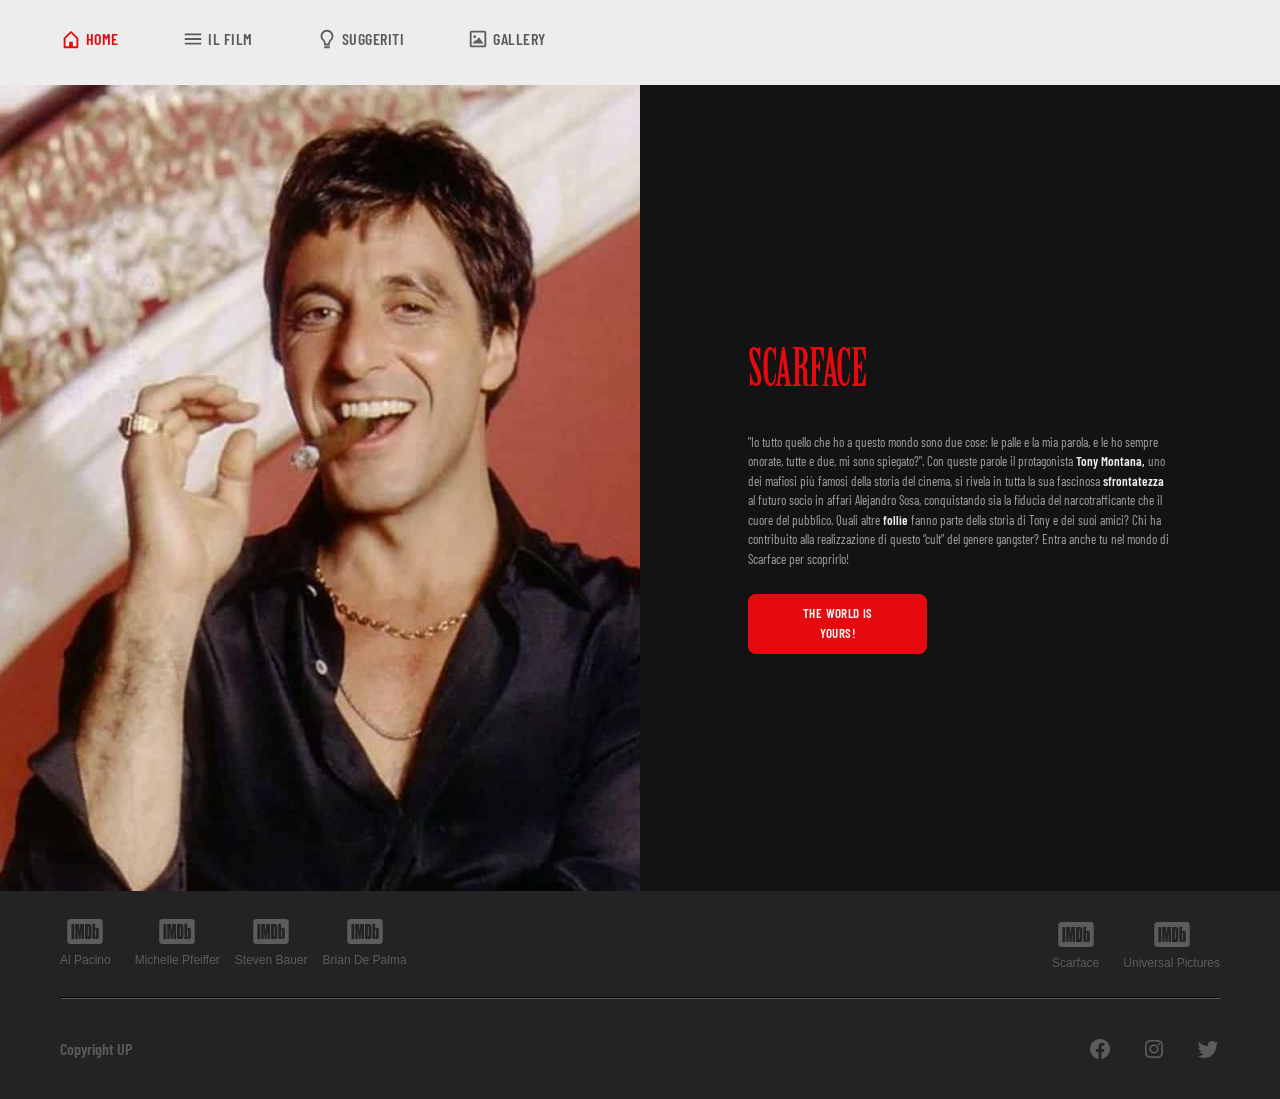
<file: sito-web/Index.html>
<!DOCTYPE html>
<html lang="en">
<head>
    <meta charset="UTF-8">
    <title>Home</title>
    <link href="style.css" rel="stylesheet">
    <link rel="preconnect" href="https://fonts.gstatic.com">
    <link href="https://fonts.googleapis.com/css2?family=Barlow+Condensed:ital,wght@0,300;0,400;0,600;1,500;1,600&display=swap" rel="stylesheet">
</head>

<body>

<nav>
    <ul>
        <li><a href="Index.html"><img src="img/icons/on/home.svg" alt="Small home on"><span class="hover">Home</span></a></li>
        <li><a href="il-film.html"><img src="img/icons/off/hamburger.svg" alt="Small hamburger off">Il Film</a>
            <ul>
                <li><a href="cast.html"><img src="img/icons/off/cast.svg" alt="Small cast off">Cast</a></li>
                <li><a href="regia.html"><img src="img/icons/off/regia.svg" alt="Small direction off">Regia</a></li>
                <li><a href="critica.html"><img src="img/icons/off/critica.svg" alt="Small criticism off">Critica</a></li>
            </ul>
        </li>
        <li><a href="suggeriti.html"><img src="img/icons/off/idea.svg" alt="Small idea off">Suggeriti</a></li>
        <li><a href="gallery.html"><img src="img/icons/off/gallery.svg" alt="Small gallery off">Gallery</a></li>
    </ul>
</nav>

<div id="content">
    <ul class="flex">
        <li class="fifty"><img class="home" src="img/main_the_world_is_yours.jpg" alt="Tony nella sua reggia"></li>
        <li class="fifty flex" id="sopra-home">
            <ul class="text-margins">
                <li class="text"><h1 style="margin-bottom: 35px">SCARFACE</h1></li>
                <li class="text">"Io tutto quello che ho a questo mondo sono due cose: le palle e la mia parola, e le ho sempre onorate, tutte e due, mi sono spiegato?".
                    Con queste parole il protagonista <span class="strong">Tony Montana,</span> uno dei mafiosi più famosi della storia del cinema, si rivela in tutta la sua fascinosa <span class="strong">sfrontatezza</span> al futuro socio in affari Alejandro Sosa, conquistando sia la fiducia del narcotrafficante che il cuore del pubblico.
                    Quali altre <span class="strong">follie</span> fanno parte della storia di Tony e dei suoi amici? Chi ha contribuito alla realizzazione di questo “cult” del genere gangster?
                    Entra anche tu nel mondo di Scarface per scoprirlo!</li>
                <li class="the-world-is-yours"><a href="il-film.html"><span class="cta-primary">THE WORLD IS YOURS!</span></a></li>
            </ul>
        </li>
    </ul>
</div>

<footer>
    <div id="top-left-footer">
        <ul>
            <li><a href="https://www.imdb.com/name/nm0000199/?ref_=tt_ov_st_sm" target="_blank"><img src="img/icons/off/imdb_footer.svg" alt="Mid imdb footer">Al Pacino</a></li>
            <li><a href="https://www.imdb.com/name/nm0000201/?ref_=tt_ov_st_sm" target="_blank"><img src="img/icons/off/imdb_footer.svg" alt="Mid imdb footer">Michelle Pfeiffer</a></li>
            <li><a href="https://www.imdb.com/name/nm0000874/?ref_=tt_ov_st_sm" target="_blank"><img src="img/icons/off/imdb_footer.svg" alt="Mid imdb footer">Steven Bauer</a></li>
            <li><a href="https://www.imdb.com/name/nm0000361/" target="_blank"><img src="img/icons/off/imdb_footer.svg" alt="Mid imdb footer">Brian De Palma</a></li>
        </ul>
    </div>
    <div id="top-right-footer">
        <ul>
            <li><a href="https://www.imdb.com/title/tt0086250/" target="_blank"><img src="img/icons/off/imdb_footer.svg" alt="Mid imdb footer">Scarface</a></li>
            <li><a href="https://www.imdb.com/search/title/?companies=co0005073" target="_blank"><img src="img/icons/off/imdb_footer.svg" alt="Mid imdb footer">Universal Pictures</a></li>
        </ul>
    </div>
    <hr>
    <ul>
        <li><span class="copyright">Copyright UP</span></li>
    </ul>
    <div id="bottom-right-footer">
        <ul>
            <li><a href="https://www.facebook.com/ScarfaceTheMovie" target="_blank"><img src="img/icons/off/facebook.svg" alt="Small facebook footer"></a></li>
            <li><a href="https://www.instagram.com/scarfacequotez/" target="_blank"><img src="img/icons/off/instagram.svg" alt="Small instagram footer"></a></li>
            <li><a href="https://twitter.com/UniversalPics" target="_blank"><img src="img/icons/off/twitter.svg" alt="Small twitter footer"></a></li>
        </ul>
    </div>
</footer>

</body>
</html>
</file>
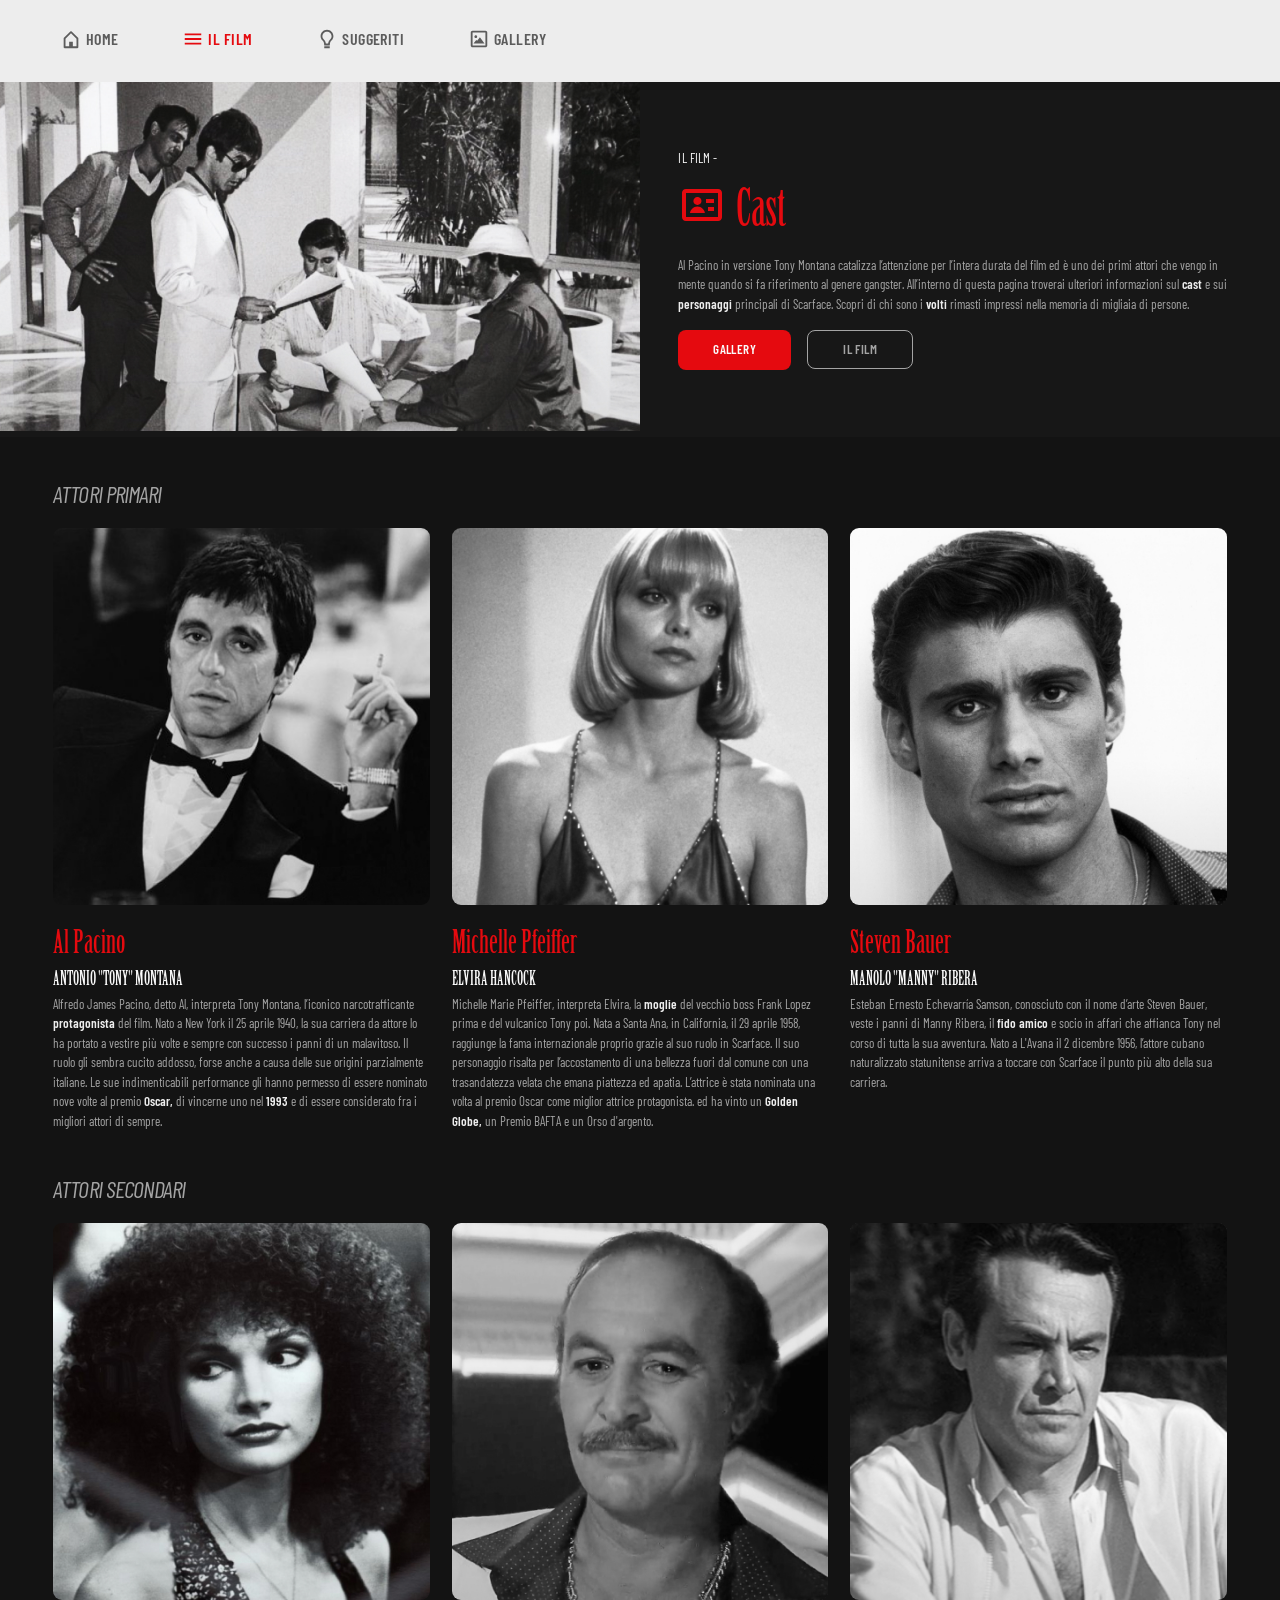
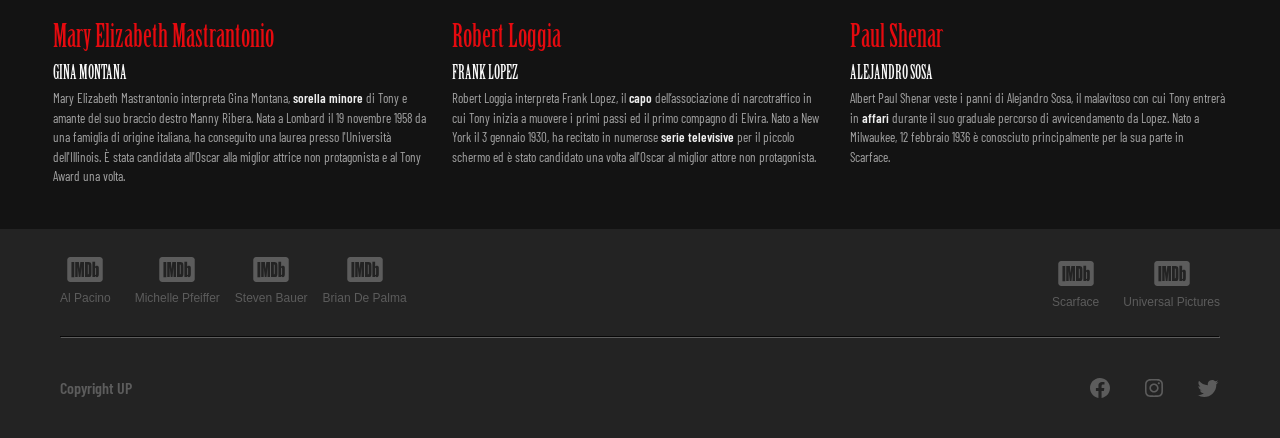
<file: sito-web/cast.html>
<!DOCTYPE html>
<html lang="en">
<head>
    <meta charset="UTF-8">
    <title>Cast</title>
    <link href="style.css" rel="stylesheet">
    <link rel="preconnect" href="https://fonts.gstatic.com">
    <link href="https://fonts.googleapis.com/css2?family=Barlow+Condensed:ital,wght@0,300;0,400;0,600;1,500;1,600&display=swap" rel="stylesheet">
</head>

<body>

<nav>
    <ul class="button">
        <li><a href="Index.html"><img src="img/icons/off/home.svg" alt="Small home off">Home</a></li>
        <li><a href="il-film.html"><img src="img/icons/on/hamburger.svg" alt="Small hamburger on"><span class="hover">Il Film</span></a>
            <ul>
                <li><a href="cast.html"><img src="img/icons/on/cast.svg" alt="Small cast on"><span class="hover">Cast</span></a></li>
                <li><a href="regia.html"><img src="img/icons/off/regia.svg" alt="Small direction off">Regia</a></li>
                <li><a href="critica.html"><img src="img/icons/off/critica.svg" alt="Small criticism off">Critica</a></li>
            </ul>
        </li>
        <li><a href="suggeriti.html"><img src="img/icons/off/idea.svg" alt="Small idea off">Suggeriti</a></li>
        <li><a href="gallery.html"><img src="img/icons/off/gallery.svg" alt="Small gallery off">Gallery</a></li>
    </ul>
</nav>

<div id="content">
    <!--Top section-->
    <div id="top">
        <ul class="flex">
            <li class="fifty"><img class="top-img-resp" src="img/cast_cut.jpg" alt="Ripassando il copione"></li>
            <li class="fifty flex" id="sopra">
                <ul class="text-margins">
                    <li>
                        <ul>
                            <li class="pre-title">il film -</li>
                            <li class="flex"><img class="h1-icon" src="img/icons/on/cast_h1.svg" alt="h1 Cast on"><h1>Cast</h1></li>
                            <li class="text">Al Pacino in versione Tony Montana catalizza l’attenzione per l’intera durata del film ed è uno dei primi attori che vengo in mente quando si fa riferimento al genere gangster.
                                All’interno di questa pagina troverai ulteriori informazioni sul <span class="strong">cast</span> e sui <span class="strong">personaggi</span> principali di Scarface.
                                Scopri di chi sono i <span class="strong">volti</span> rimasti impressi nella memoria di migliaia di persone.</li>
                        </ul>
                        <ul class="flex">
                            <li><a href="gallery.html"><span class="cta-primary">GALLERY</span></a></li>
                            <li><a href="il-film.html"><span class="cta-secondary">IL FILM</span></a></li>
                        </ul>
                    </li>
                </ul>
            </li>
        </ul>
    </div>
    <!--Attori principali-->
    <div id="actors" class="standard-box-1">
        <div id="primary-actors" class="flex center">
            <ul class="card">
                <li class="subtitle">ATTORI PRIMARI</li>
                <li><img class="small-img-resp" src="img/cast_pacino.jpg" alt="Pacino bw"></li>
                <li><h2>Al Pacino</h2></li>
                <li><h3>ANTONIO "TONY" MONTANA</h3></li>
                <li class="text">Alfredo James Pacino, detto Al, interpreta Tony Montana, l’iconico narcotrafficante <span class="strong">protagonista</span> del film.
                    Nato a New York il 25 aprile 1940, la sua carriera da attore lo ha portato a vestire più volte e sempre con successo i panni di un malavitoso.
                    Il ruolo gli sembra cucito addosso, forse anche a causa delle sue origini parzialmente italiane.
                    Le sue indimenticabili performance gli hanno permesso di essere nominato nove volte al premio <span class="strong">Oscar,</span> di vincerne uno nel <span class="strong">1993</span> e di essere considerato
                    fra i migliori attori di sempre.</li>
            </ul>
            <ul class="card-1 margin-top-subtitle">
                <li><img class="small-img-resp" src="img/cast_pfeiffer.jpg" alt="Pfeiffer bw"></li>
                <li><h2>Michelle Pfeiffer</h2></li>
                <li><h3>ELVIRA HANCOCK</h3></li>
                <li class="text">Michelle Marie Pfeiffer, interpreta Elvira, la <span class="strong">moglie</span> del vecchio boss Frank Lopez prima e del vulcanico Tony poi.
                    Nata a Santa Ana, in California, il 29 aprile 1958, raggiunge la fama internazionale proprio grazie al suo ruolo in Scarface.
                    Il suo personaggio risalta per l’accostamento di una bellezza fuori dal comune con una trasandatezza velata che emana piattezza ed apatia.
                    L’attrice è stata nominata una volta al premio Oscar come miglior attrice protagonista. ed ha vinto un <span class="strong">Golden Globe,</span> un Premio BAFTA e un Orso d'argento.</li>
            </ul>
            <ul class="card margin-top-subtitle">
                <li><img class="small-img-resp" src="img/cast_bauer.jpg" alt="Bauer bw"></li>
                <li><h2>Steven Bauer</h2></li>
                <li><h3>MANOLO "MANNY" RIBERA</h3></li>
                <li class="text">Esteban Ernesto Echevarría Samson, conosciuto con il nome d’arte Steven Bauer, veste i panni di Manny Ribera, il <span class="strong">fido amico</span> e socio in affari
                    che affianca Tony nel corso di tutta la sua avventura.
                    Nato a L'Avana il 2 dicembre 1956, l’attore cubano naturalizzato statunitense arriva a toccare con Scarface il punto più alto della sua carriera.</li>
            </ul>
        </div>
        <!--Attori secondari-->
        <div id="secondary-actors" class="flex center">
            <ul class="card">
                <li class="subtitle">ATTORI SECONDARI</li>
                <li><img class="small-img-resp" src="img/cast_mastrantonio.jpg" alt="Mastrantonio bw"></li>
                <li><h2>Mary Elizabeth Mastrantonio</h2></li>
                <li><h3>GINA MONTANA</h3></li>
                <li class="text">Mary Elizabeth Mastrantonio interpreta Gina Montana, <span class="strong">sorella minore</span> di Tony e  amante del suo braccio destro Manny Ribera.
                    Nata a Lombard il 19 novembre 1958 da una famiglia di origine italiana, ha conseguito una laurea presso l'Università dell'Illinois.
                    È stata candidata all'Oscar alla miglior attrice non protagonista e al Tony Award una volta.</li>
            </ul>
            <ul class="card-1 margin-top-subtitle">
                <li><img class="small-img-resp" src="img/cast_loggia.jpg" alt="Loggia bw"></li>
                <li><h2>Robert Loggia</h2></li>
                <li><h3>FRANK  LOPEZ</h3></li>
                <li class="text">Robert Loggia interpreta Frank Lopez, il <span class="strong">capo</span> dell’associazione di narcotraffico in cui Tony inizia a muovere i primi passi ed il primo compagno di Elvira.
                    Nato a New York il 3 gennaio 1930, ha recitato in numerose <span class="strong">serie televisive</span> per il piccolo schermo ed è stato candidato una volta all'Oscar al miglior attore non protagonista.</li>
            </ul>
            <ul class="card margin-top-subtitle">
                <li><img class="small-img-resp" src="img/cast_shenar.jpg" alt="Shenar bw"></li>
                <li><h2>Paul Shenar</h2></li>
                <li><h3>ALEJANDRO  SOSA</h3></li>
                <li class="text">Albert Paul Shenar veste i panni di Alejandro Sosa, il malavitoso con cui Tony entrerà in <span class="strong">affari</span> durante il suo graduale percorso di avvicendamento da Lopez.
                    Nato a Milwaukee, 12 febbraio 1936 è conosciuto principalmente per la sua parte in Scarface.</li>
            </ul>
        </div>
    </div>
</div>

<footer>
    <div id="top-left-footer">
        <ul>
            <li><a href="https://www.imdb.com/name/nm0000199/?ref_=tt_ov_st_sm" target="_blank"><img src="img/icons/off/imdb_footer.svg" alt="Mid imdb footer">Al Pacino</a></li>
            <li><a href="https://www.imdb.com/name/nm0000201/?ref_=tt_ov_st_sm" target="_blank"><img src="img/icons/off/imdb_footer.svg" alt="Mid imdb footer">Michelle Pfeiffer</a></li>
            <li><a href="https://www.imdb.com/name/nm0000874/?ref_=tt_ov_st_sm" target="_blank"><img src="img/icons/off/imdb_footer.svg" alt="Mid imdb footer">Steven Bauer</a></li>
            <li><a href="https://www.imdb.com/name/nm0000361/" target="_blank"><img src="img/icons/off/imdb_footer.svg" alt="Mid imdb footer">Brian De Palma</a></li>
        </ul>
    </div>
    <div id="top-right-footer">
        <ul>
            <li><a href="https://www.imdb.com/title/tt0086250/" target="_blank"><img src="img/icons/off/imdb_footer.svg" alt="Mid imdb footer">Scarface</a></li>
            <li><a href="https://www.imdb.com/search/title/?companies=co0005073" target="_blank"><img src="img/icons/off/imdb_footer.svg" alt="Mid imdb footer">Universal Pictures</a></li>
        </ul>
    </div>
    <hr>
    <ul>
        <li><span class="copyright">Copyright UP</span></li>
    </ul>
    <div id="bottom-right-footer">
        <ul>
            <li><a href="https://www.facebook.com/ScarfaceTheMovie" target="_blank"><img src="img/icons/off/facebook.svg" alt="Small facebook footer"></a></li>
            <li><a href="https://www.instagram.com/scarfacequotez/" target="_blank"><img src="img/icons/off/instagram.svg" alt="Small instagram footer"></a></li>
            <li><a href="https://twitter.com/UniversalPics" target="_blank"><img src="img/icons/off/twitter.svg" alt="Small twitter footer"></a></li>
        </ul>
    </div>
</footer>

</body>
</html>
</file>
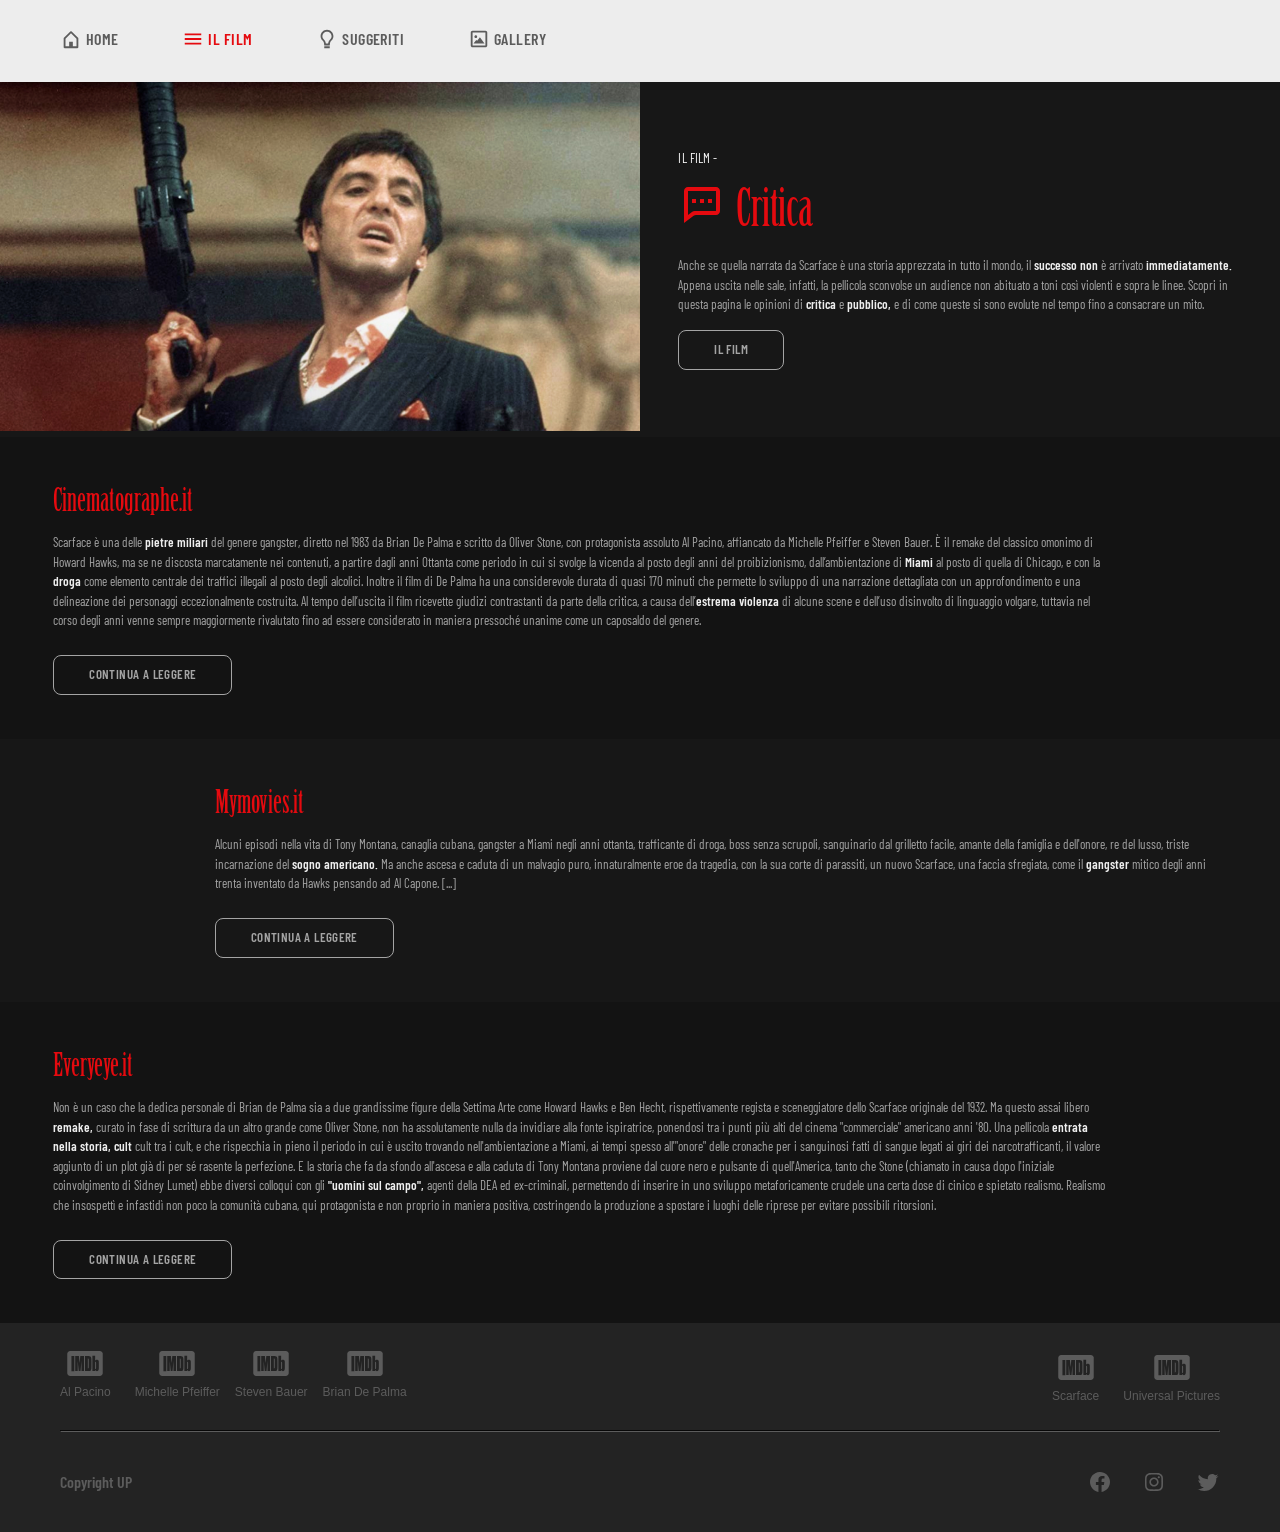
<file: sito-web/critica.html>
<!DOCTYPE html>
<html lang="en">
<head>
    <meta charset="UTF-8">
    <title>Critica</title>
    <link href="style.css" rel="stylesheet">
    <link rel="preconnect" href="https://fonts.gstatic.com">
    <link href="https://fonts.googleapis.com/css2?family=Barlow+Condensed:ital,wght@0,300;0,400;0,600;1,500;1,600&display=swap" rel="stylesheet">
</head>

<body>

<nav>
    <ul class="button">
        <li><a href="Index.html"><img src="img/icons/off/home.svg" alt="Small home off">Home</a></li>
        <li><a href="il-film.html"><img src="img/icons/on/hamburger.svg" alt="Small hamburger on"><span class="hover">Il Film</span></a>
            <ul>
                <li><a href="cast.html"><img src="img/icons/off/cast.svg" alt="Small cast off">Cast</a></li>
                <li><a href="regia.html"><img src="img/icons/off/regia.svg" alt="Small direction off">Regia</a></li>
                <li><a href="critica.html"><img src="img/icons/on/critica.svg" alt="Small criticism on"><span class="hover">Critica</span></a></li>
            </ul>
        </li>
        <li><a href="suggeriti.html"><img src="img/icons/off/idea.svg" alt="Small idea off">Suggeriti</a></li>
        <li><a href="gallery.html"><img src="img/icons/off/gallery.svg" alt="Small gallery off">Gallery</a></li>
    </ul>
</nav>

<div id="content">
    <!--Top section-->
    <div id="top">
        <ul class="flex">
            <li class="fifty"><img class="top-img-resp" src="img/criticism_cut.jpg" alt="Mitra al cielo"></li>
            <li class="fifty flex" id="sopra">
                <ul class="text-margins">
                    <li>
                        <ul>
                            <li class="pre-title">il film -</li>
                            <li class="flex"><img class="h1-icon" src="img/icons/on/critica_h1.svg" alt="h1 Criticism on"><h1>Critica</h1></li>
                            <li class="text">Anche se quella narrata da Scarface è una storia apprezzata in tutto il mondo, il <span class="strong">successo non</span> è arrivato <span class="strong">immediatamente.</span>
                                Appena uscita nelle sale, infatti, la pellicola sconvolse un audience non abituato a toni così violenti e sopra le linee.
                                Scopri in questa pagina le opinioni di <span class="strong">critica</span> e <span class="strong">pubblico,</span> e di come queste si sono evolute nel tempo fino a consacrare un mito.</li>
                        </ul>
                        <ul class="flex">
                            <li><a href="il-film.html"><span class="cta-secondary">IL FILM</span></a></li>
                        </ul>
                    </li>
                </ul>
            </li>
        </ul>
    </div>
    <!--Tutte le critiche-->
    <div id="sites">
        <!--Critica 1-->
        <div id="site-1" class="standard-box-1">
            <ul class="card-text-margins-2">
                <li><h2>Cinematographe.it</h2></li>
                <li class="text">Scarface è una delle <span class="strong">pietre miliari</span> del genere gangster, diretto nel 1983 da Brian De Palma e scritto da Oliver Stone, con protagonista assoluto Al Pacino, affiancato da Michelle Pfeiffer e Steven Bauer.
                    È il remake del classico omonimo di Howard Hawks, ma se ne discosta marcatamente nei contenuti, a partire dagli anni Ottanta come periodo in cui si svolge la vicenda al posto degli anni del proibizionismo,
                    dall’ambientazione di <span class="strong">Miami</span> al posto di quella di Chicago, e con la <span class="strong">droga</span> come elemento centrale dei traffici illegali al posto degli alcolici.
                    Inoltre il film di De Palma ha una considerevole durata di quasi 170 minuti che permette lo sviluppo di una narrazione dettagliata con un approfondimento e una delineazione dei personaggi eccezionalmente costruita.
                    Al tempo dell’uscita il film ricevette giudizi contrastanti da parte della critica, a causa dell’<span class="strong">estrema violenza</span> di alcune scene e dell’uso disinvolto di linguaggio volgare,
                    tuttavia nel corso degli anni venne sempre maggiormente rivalutato fino ad essere considerato in maniera pressoché unanime come un caposaldo del genere.</li>
                <li class="keep-reading"><a href="https://www.cinematographe.it/recensioni/scarface-recensione-film/" target="_blank"><span class="cta-secondary">CONTINUA A LEGGERE</span></a></li>
            </ul>
        </div>
        <!--Critica 2-->
        <div id="site-2" class="standard-box-1">
            <ul class="card-text-margins-1">
                <li><h2>Mymovies.it</h2></li>
                <li class="text">Alcuni episodi nella vita di Tony Montana, canaglia cubana, gangster a Miami negli anni ottanta,
                    trafficante di droga, boss senza scrupoli, sanguinario dal grilletto facile, amante della famiglia e dell'onore, re del lusso, triste incarnazione del <span class="strong">sogno americano.</span>
                    Ma anche ascesa e caduta di un malvagio puro, innaturalmente eroe da tragedia, con la sua corte di parassiti, un nuovo Scarface, una faccia sfregiata,
                    come il <span class="strong">gangster</span> mitico degli anni trenta inventato da Hawks pensando ad Al Capone. [...]</li>
                <li class="keep-reading"><a href="https://www.mymovies.it/film/1983/scarface/rassegnastampa/367337/" target="_blank"><span class="cta-secondary">CONTINUA A LEGGERE</span></a></li>
            </ul>
        </div>
        <!--Critica 3-->
        <div id="site-3" class="standard-box-1">
            <ul class="card-text-margins-2">
                <li><h2>Everyeye.it</h2></li>
                <li class="text">Non è un caso che la dedica personale di Brian de Palma sia a due grandissime figure della Settima Arte come Howard Hawks e Ben Hecht, rispettivamente regista e sceneggiatore dello Scarface originale del 1932.
                    Ma questo assai libero <span class="strong">remake,</span> curato in fase di scrittura da un altro grande come Oliver Stone, non ha assolutamente nulla da invidiare alla fonte ispiratrice,
                    ponendosi tra i punti più alti del cinema "commerciale" americano anni '80. Una pellicola <span class="strong">entrata nella storia, cult</span> cult tra i cult, e che rispecchia in pieno il periodo in cui è uscito trovando nell'ambientazione a Miami,
                    ai tempi spesso all'"onore" delle cronache per i sanguinosi fatti di sangue legati ai giri dei narcotrafficanti, il valore aggiunto di un plot già di per sé rasente la perfezione.
                    E la storia che fa da sfondo all'ascesa e alla caduta di Tony Montana proviene dal cuore nero e pulsante di quell'America,
                    tanto che Stone (chiamato in causa dopo l'iniziale coinvolgimento di Sidney Lumet) ebbe diversi colloqui con gli <span class="strong">"uomini sul campo",</span> agenti della DEA ed ex-criminali,
                    permettendo di inserire in uno sviluppo metaforicamente crudele una certa dose di cinico e spietato realismo.
                    Realismo che insospettì e infastidì non poco la comunità cubana, qui protagonista e non proprio in maniera positiva, costringendo la produzione a spostare i luoghi delle riprese per evitare possibili ritorsioni.</li>
                <li class="keep-reading"><a href="https://cinema.everyeye.it/articoli/recensione-scarface-22862.html" target="_blank"><span class="cta-secondary">CONTINUA A LEGGERE</span></a></li>
            </ul>
        </div>
    </div>
</div>

<footer>
    <div id="top-left-footer">
        <ul>
            <li><a href="https://www.imdb.com/name/nm0000199/?ref_=tt_ov_st_sm" target="_blank"><img src="img/icons/off/imdb_footer.svg" alt="Mid imdb footer">Al Pacino</a></li>
            <li><a href="https://www.imdb.com/name/nm0000201/?ref_=tt_ov_st_sm" target="_blank"><img src="img/icons/off/imdb_footer.svg" alt="Mid imdb footer">Michelle Pfeiffer</a></li>
            <li><a href="https://www.imdb.com/name/nm0000874/?ref_=tt_ov_st_sm" target="_blank"><img src="img/icons/off/imdb_footer.svg" alt="Mid imdb footer">Steven Bauer</a></li>
            <li><a href="https://www.imdb.com/name/nm0000361/" target="_blank"><img src="img/icons/off/imdb_footer.svg" alt="Mid imdb footer">Brian De Palma</a></li>
        </ul>
    </div>
    <div id="top-right-footer">
        <ul>
            <li><a href="https://www.imdb.com/title/tt0086250/" target="_blank"><img src="img/icons/off/imdb_footer.svg" alt="Mid imdb footer">Scarface</a></li>
            <li><a href="https://www.imdb.com/search/title/?companies=co0005073" target="_blank"><img src="img/icons/off/imdb_footer.svg" alt="Mid imdb footer">Universal Pictures</a></li>
        </ul>
    </div>
    <hr>
    <ul>
        <li><span class="copyright">Copyright UP</span></li>
    </ul>
    <div id="bottom-right-footer">
        <ul>
            <li><a href="https://www.facebook.com/ScarfaceTheMovie" target="_blank"><img src="img/icons/off/facebook.svg" alt="Small facebook footer"></a></li>
            <li><a href="https://www.instagram.com/scarfacequotez/" target="_blank"><img src="img/icons/off/instagram.svg" alt="Small instagram footer"></a></li>
            <li><a href="https://twitter.com/UniversalPics" target="_blank"><img src="img/icons/off/twitter.svg" alt="Small twitter footer"></a></li>
        </ul>
    </div>
</footer>

</body>
</html>
</file>
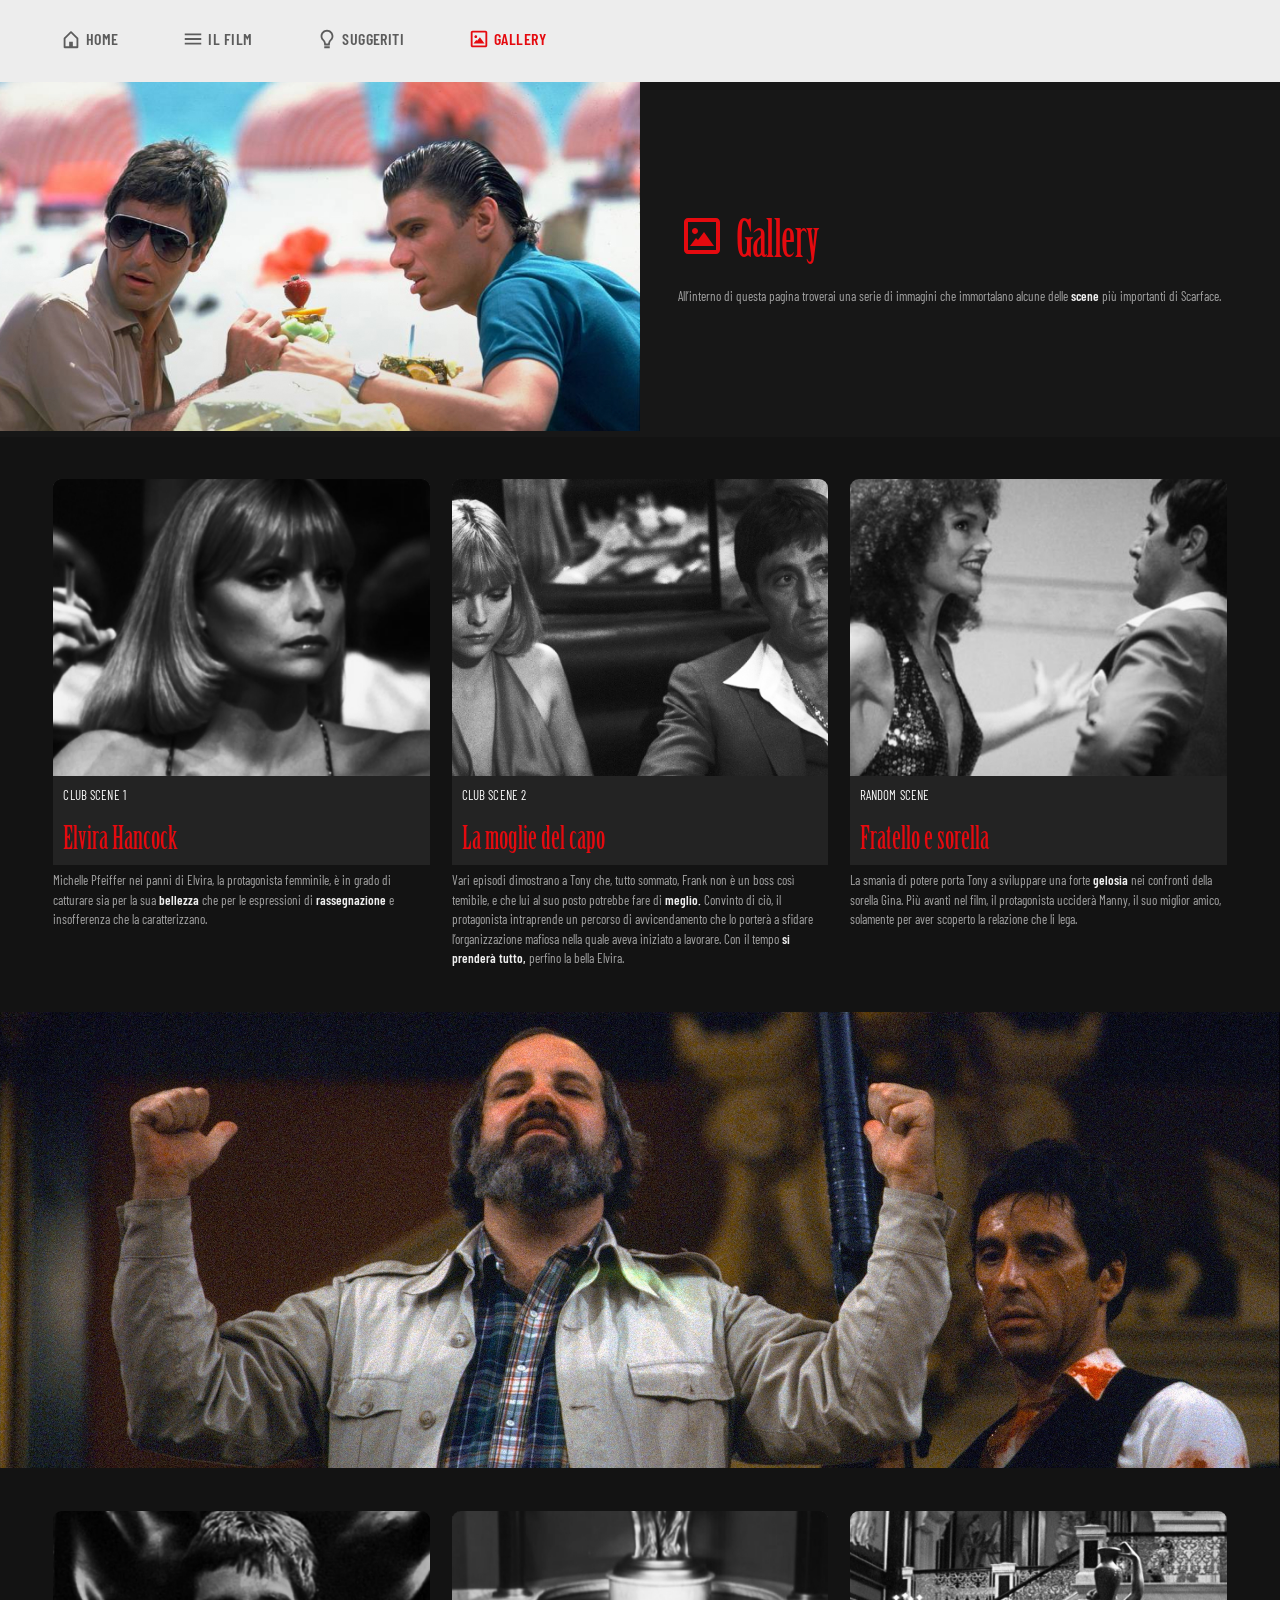
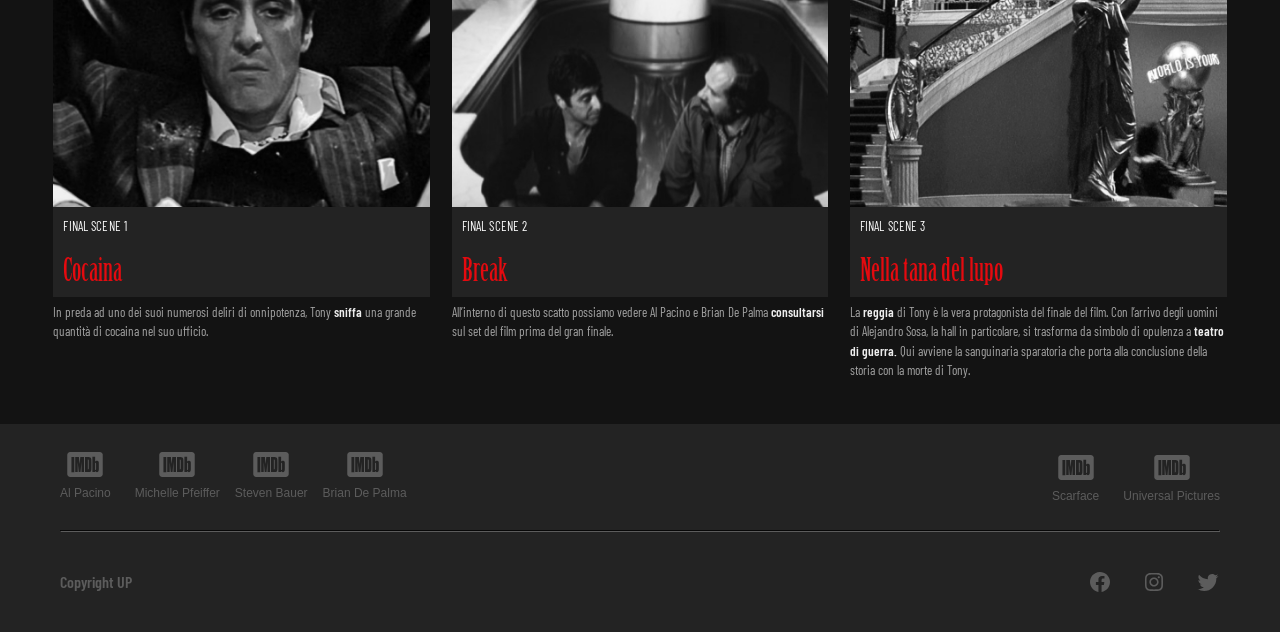
<file: sito-web/gallery.html>
<!DOCTYPE html>
<html lang="en">
<head>
    <meta charset="UTF-8">
    <title>Gallery</title>
    <link href="style.css" rel="stylesheet">
    <link rel="preconnect" href="https://fonts.gstatic.com">
    <link href="https://fonts.googleapis.com/css2?family=Barlow+Condensed:ital,wght@0,300;0,400;0,600;1,500;1,600&display=swap" rel="stylesheet">
</head>

<body>

<nav>
    <ul class="button">
        <li><a href="Index.html"><img src="img/icons/off/home.svg" alt="Small home off">Home</a></li>
        <li><a href="il-film.html"><img src="img/icons/off/hamburger.svg" alt="Small hamburger off">Il Film</a>
            <ul>
                <li><a href="cast.html"><img src="img/icons/off/cast.svg" alt="Small cast off">Cast</a></li>
                <li><a href="regia.html"><img src="img/icons/off/regia.svg" alt="Small direction off">Regia</a></li>
                <li><a href="critica.html"><img src="img/icons/off/critica.svg" alt="Small criticism off">Critica</a></li>
            </ul>
        </li>
        <li><a href="suggeriti.html"><img src="img/icons/off/idea.svg" alt="Small idea off">Suggeriti</a></li>
        <li><a href="gallery.html"><img src="img/icons/on/gallery.svg" alt="Small gallery on"><span class="hover">Gallery</span></a></li>
    </ul>
</nav>

<div id="content">
    <!--Top section-->
    <div id="top">
        <ul class="flex">
            <li class="fifty"><img class="top-img-resp" src="img/gallery_cut.jpg" alt="Tony e Manny"></li>
            <li class="fifty flex" id="sopra">
                <ul class="text-margins">
                    <li class="flex"><img class="h1-icon" src="img/icons/on/gallery_h1.svg" alt="h1 Gallery on"><h1>Gallery</h1></li>
                    <li class="text">All’interno di questa pagina troverai una serie di immagini che immortalano alcune delle <span class="strong">scene</span> più importanti di Scarface.</li>
                </ul>
            </li>
        </ul>
    </div>
    <!--All photos-->
    <div id="photos">
        <!--First row-->
        <div id="row-1" class="standard-box-1">
            <ul>
                <li class="flex center">
                    <ul class="card">
                        <li><img class="small-img-resp" src="img/gallery_elvira.jpg" alt="Elvira in disco"></li>
                        <li>
                            <ul class="bg-small-img">
                                <li class="pre-title">CLUB SCENE 1</li>
                                <li><h2>Elvira Hancock</h2></li>
                            </ul>
                        </li>
                        <li class="text">Michelle Pfeiffer nei panni di Elvira, la protagonista femminile, è in grado di catturare sia per la sua <span class="strong">bellezza</span> che per le espressioni di
                            <span class="strong">rassegnazione</span> e insofferenza che la caratterizzano.</li>
                    </ul>
                    <ul class="card-1">
                        <li><img class="small-img-resp" src="img/gallery_disco.jpg" alt="Tony ed Elvira in disco"></li>
                        <li>
                            <ul class="bg-small-img">
                                <li CLASS="pre-title">CLUB SCENE 2</li>
                                <li><h2>La moglie del capo</h2></li>
                            </ul>
                        </li>
                        <li class="text">Vari episodi dimostrano a Tony che, tutto sommato, Frank non è un boss così temibile, e che lui al suo posto potrebbe fare di <span class="strong">meglio.</span>
                            Convinto di ciò, il protagonista intraprende un percorso di avvicendamento che lo porterà a sfidare l’organizzazione mafiosa nella quale aveva iniziato a lavorare.
                            Con il tempo <span class="strong">si prenderà tutto,</span> perfino la bella Elvira.</li>
                    </ul>
                    <ul class="card">
                        <li><img class="small-img-resp" src="img/gallery_tony_e_gina.jpg" alt="Tony e Gina"></li>
                        <li>
                            <ul class="bg-small-img">
                                <li CLASS="pre-title">RANDOM SCENE</li>
                                <li><h2>Fratello e sorella</h2></li>
                            </ul>
                        </li>
                        <li class="text">La smania di potere porta Tony a sviluppare una forte <span class="strong">gelosia</span> nei confronti della sorella Gina.
                            Più avanti nel film, il protagonista ucciderà Manny, il suo miglior amico, solamente per aver scoperto la relazione che li lega.</li>
                    </ul>
                </li>
            </ul>
        </div>
        <!--Full width img-->
        <div id="fw-img">
            <img class="gallery-large" src="img/direction_de_palma_crazy.jpg" alt="De Palma full width">
        </div>
        <!--Second row-->
        <div id="row-2" class="standard-box-1">
            <ul>
                <li class="flex center">
                    <ul class="card">
                        <li><img class="small-img-resp" src="img/gallery_cocaina.jpg" alt="Cocco"></li>
                        <li>
                            <ul class="bg-small-img">
                                <li class="pre-title">FINAL SCENE 1</li>
                                <li><h2>Cocaina</h2></li>
                            </ul>
                        </li>
                        <li class="text">In preda ad uno dei suoi numerosi deliri di onnipotenza, Tony <span class="strong">sniffa</span> una grande quantità di cocaina nel suo ufficio.</li>
                    </ul>
                    <ul class="card-1">
                        <li><img class="small-img-resp" src="img/gallery_tony_e_de_palma.jpg" alt="Sul set"></li>
                        <li>
                            <ul class="bg-small-img">
                                <li class="pre-title">FINAL SCENE 2</li>
                                <li><h2>Break</h2></li>
                            </ul>
                        </li>
                        <li class="text">All’interno di questo scatto possiamo vedere Al Pacino e Brian De Palma <span class="strong">consultarsi</span> sul set del film prima del gran finale.</li>
                    </ul>
                    <ul class="card">
                        <li><img class="small-img-resp" src="img/gallery_reggia.jpg" alt="Location scontro finale"></li>
                        <li>
                            <ul class="bg-small-img">
                                <li CLASS="pre-title">FINAL SCENE 3</li>
                                <li><h2>Nella tana del lupo</h2></li>
                            </ul>
                        </li>
                        <li class="text">La <span class="strong">reggia</span> di Tony è la vera protagonista del finale del film.
                            Con l’arrivo degli uomini di Alejandro Sosa, la hall in particolare, si trasforma da simbolo di opulenza a <span class="strong">teatro di guerra.</span>
                            Qui avviene la sanguinaria sparatoria che porta alla conclusione della storia con la morte di Tony.</li>
                    </ul>
                </li>
            </ul>
        </div>
    </div>
</div>

<footer>
    <div id="top-left-footer">
        <ul>
            <li><a href="https://www.imdb.com/name/nm0000199/?ref_=tt_ov_st_sm" target="_blank"><img src="img/icons/off/imdb_footer.svg" alt="Mid imdb footer">Al Pacino</a></li>
            <li><a href="https://www.imdb.com/name/nm0000201/?ref_=tt_ov_st_sm" target="_blank"><img src="img/icons/off/imdb_footer.svg" alt="Mid imdb footer">Michelle Pfeiffer</a></li>
            <li><a href="https://www.imdb.com/name/nm0000874/?ref_=tt_ov_st_sm" target="_blank"><img src="img/icons/off/imdb_footer.svg" alt="Mid imdb footer">Steven Bauer</a></li>
            <li><a href="https://www.imdb.com/name/nm0000361/" target="_blank"><img src="img/icons/off/imdb_footer.svg" alt="Mid imdb footer">Brian De Palma</a></li>
        </ul>
    </div>
    <div id="top-right-footer">
        <ul>
            <li><a href="https://www.imdb.com/title/tt0086250/" target="_blank"><img src="img/icons/off/imdb_footer.svg" alt="Mid imdb footer">Scarface</a></li>
            <li><a href="https://www.imdb.com/search/title/?companies=co0005073" target="_blank"><img src="img/icons/off/imdb_footer.svg" alt="Mid imdb footer">Universal Pictures</a></li>
        </ul>
    </div>
    <hr>
    <ul>
        <li><span class="copyright">Copyright UP</span></li>
    </ul>
    <div id="bottom-right-footer">
        <ul>
            <li><a href="https://www.facebook.com/ScarfaceTheMovie" target="_blank"><img src="img/icons/off/facebook.svg" alt="Small facebook footer"></a></li>
            <li><a href="https://www.instagram.com/scarfacequotez/" target="_blank"><img src="img/icons/off/instagram.svg" alt="Small instagram footer"></a></li>
            <li><a href="https://twitter.com/UniversalPics" target="_blank"><img src="img/icons/off/twitter.svg" alt="Small twitter footer"></a></li>
        </ul>
    </div>
</footer>

</body>
</html>
</file>
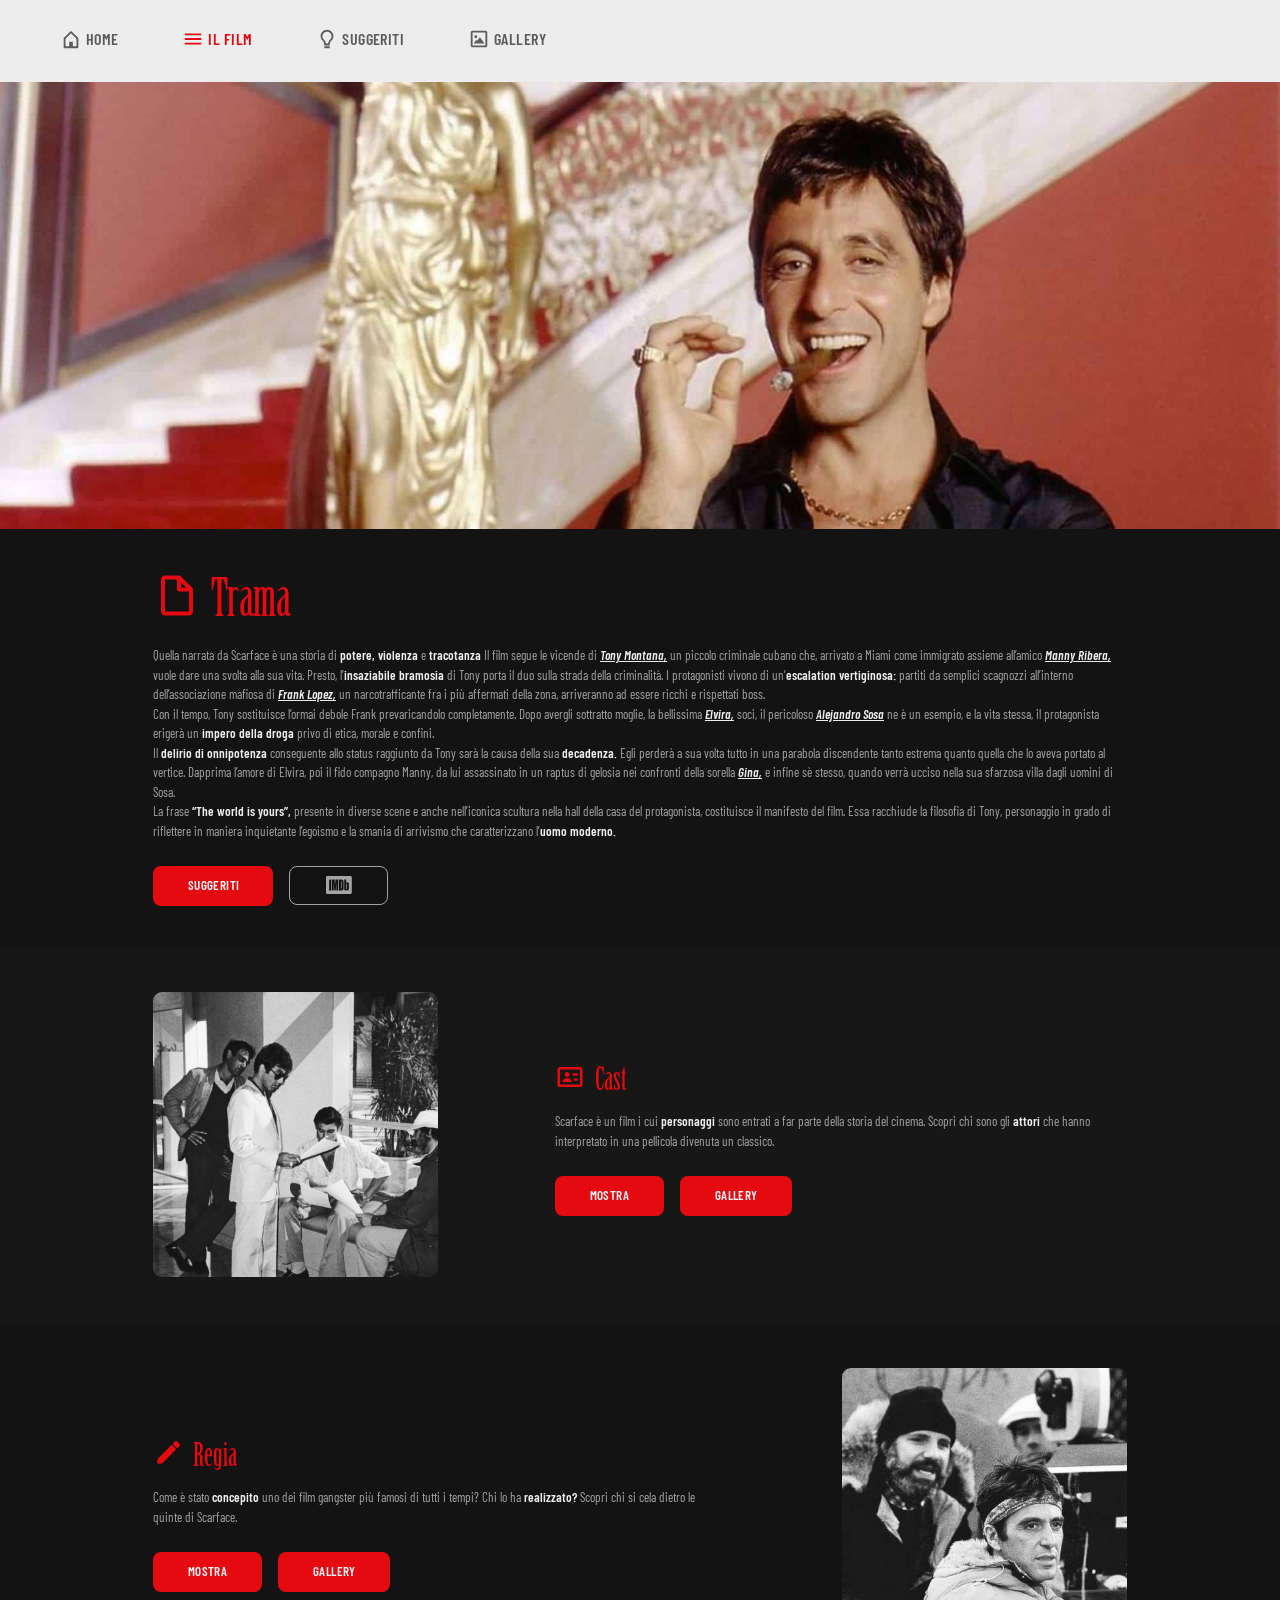
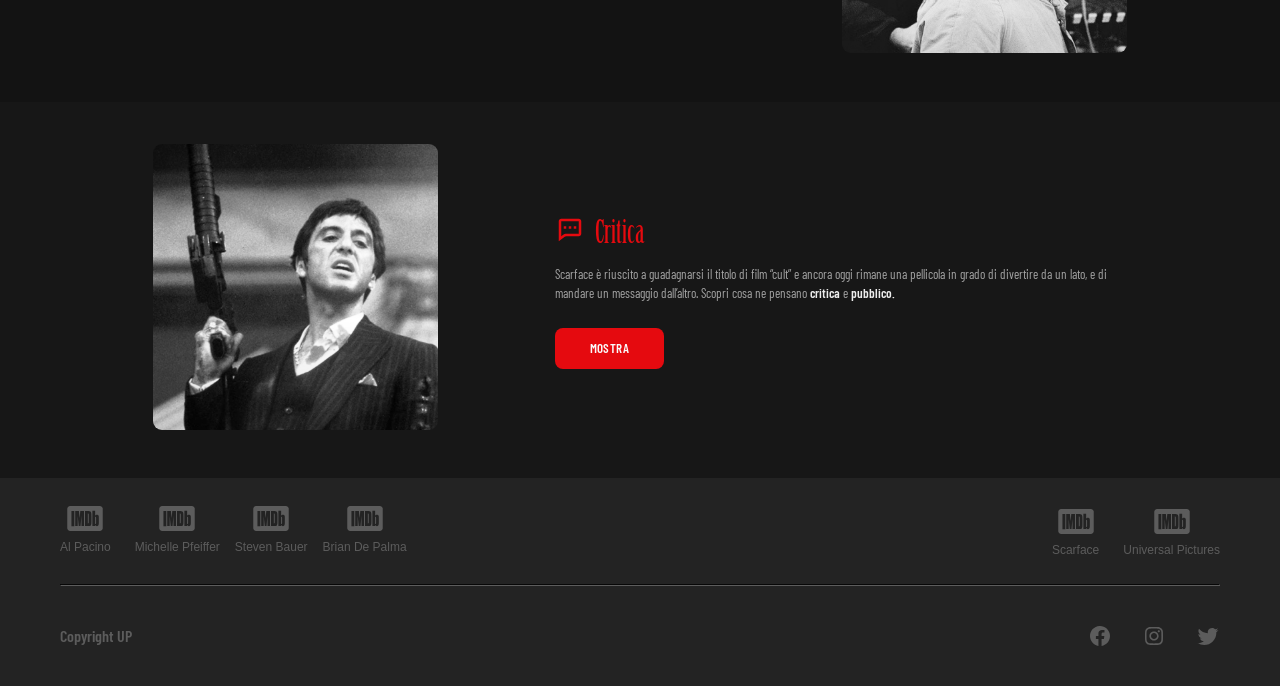
<file: sito-web/il-film.html>
<!DOCTYPE html>
<html lang="en">
<head>
    <meta charset="UTF-8">
    <title>Il Film</title>
    <link href="style.css" rel="stylesheet">
    <link rel="preconnect" href="https://fonts.gstatic.com">
    <link href="https://fonts.googleapis.com/css2?family=Barlow+Condensed:ital,wght@0,300;0,400;0,600;1,500;1,600&display=swap" rel="stylesheet">
</head>

<body>

<nav>
    <ul class="button">
        <li><a href="Index.html"><img src="img/icons/off/home.svg" alt="Small home off">Home</a></li>
        <li><a href="il-film.html"><img src="img/icons/on/hamburger.svg" alt="Small hamburger on"><span class="hover">Il Film</span></a>
            <ul>
                <li><a href="cast.html"><img src="img/icons/off/cast.svg" alt="Small cast off">Cast</a></li>
                <li><a href="regia.html"><img src="img/icons/off/regia.svg" alt="Small direction off">Regia</a></li>
                <li><a href="critica.html"><img src="img/icons/off/critica.svg" alt="Small criticism off">Critica</a></li>
            </ul>
        </li>
        <li><a href="suggeriti.html"><img src="img/icons/off/idea.svg" alt="Small idea off">Suggeriti</a></li>
        <li><a href="gallery.html"><img src="img/icons/off/gallery.svg" alt="Small gallery off">Gallery</a></li>
    </ul>
</nav>

<!--Full width img-->
<div id="big-img">
    <ul class="flex">
        <li><img src="img/main_the_world_is_yours.jpg" alt="Tony nella sua reggia"></li>
    </ul>
</div>
<!--Trama-->
<div id="main-section" class="standard-box">
    <ul>
        <li class="flex"><img src="img/icons/on/trama_h1.svg" alt="h1 Trama on"><h1>Trama</h1></li>
        <li class="text">Quella narrata da Scarface è una storia di <span class="strong">potere, violenza</span> e <span class="strong">tracotanza</span>
            Il          film segue le vicende di <a href="cast.html"><span class="link">Tony Montana,</span></a> un piccolo criminale cubano che, arrivato a Miami come immigrato assieme all’amico <a href="cast.html"><span class="link">Manny Ribera,</span></a> vuole dare una svolta alla sua vita.
                        Presto, l’<span class="strong">insaziabile bramosia</span> di Tony porta il duo sulla strada della criminalità.
                        I protagonisti vivono di un’<span class="strong">escalation vertiginosa:</span> partiti da semplici scagnozzi all’interno dell’associazione mafiosa di <a href="cast.html"><span class="link">Frank Lopez,</span></a> un narcotrafficante fra i più affermati della zona, arriveranno ad essere ricchi e rispettati boss.<br>
                        Con il tempo, Tony sostituisce l’ormai debole Frank prevaricandolo completamente.
                        Dopo avergli sottratto moglie, la bellissima <a href="cast.html"><span class="link">Elvira,</span></a> soci, il pericoloso <a href="cast.html"><span class="link">Alejandro Sosa</span></a> ne è un esempio, e la vita stessa, il protagonista erigerà un <span class="strong">impero della droga</span> privo di etica, morale e confini.<br>
                        Il <span class="strong">delirio di onnipotenza</span> conseguente allo status raggiunto da Tony sarà la causa della sua <span class="strong">decadenza.</span>
                        Egli perderà a sua volta tutto in una parabola discendente tanto estrema quanto quella che lo aveva portato al vertice.
                        Dapprima l’amore di Elvira, poi il fido compagno Manny, da lui assassinato in un raptus di gelosia nei confronti della sorella <a href="cast.html"><span class="link">Gina,</span></a> e infine sè stesso, quando verrà ucciso nella sua sfarzosa villa dagli uomini di Sosa.<br>
                        La frase <span class="strong">“The world is yours”,</span> presente in diverse scene e anche nell’iconica scultura nella hall della casa del protagonista, costituisce il manifesto del film.
                        Essa racchiude la filosofia di Tony, personaggio in grado di riflettere in maniera inquietante l’egoismo e la smania di arrivismo che caratterizzano l’<span class="strong">uomo moderno.</span></li>
    </ul>
    <ul class="flex">
        <li><a href="suggeriti.html"><span class="cta-primary">SUGGERITI</span></a></li>
        <li><a href="https://www.imdb.com/title/tt0086250/" target="_blank"><span class="cta-secondary-imdb"><img src="img/icons/imdb.svg" alt="Imdb button"></span></a></li>
    </ul>
</div>
<!--Cast-->
<div id="item1" class="standard-box">
    <ul class="flex">
        <li class="thirty"><img class="small-img-resp" src="img/film_cast.jpg" alt="Cast che studia"></li>
        <li class="sixty">
            <ul>
                <li class="flex"><img class="h2-icon" src="img/icons/on/cast_h2.svg" alt="h2 Cast on"><h2>Cast</h2></li>
                <li class="text">Scarface è un film i cui <span class="strong">personaggi</span> sono entrati a far parte della storia del cinema. Scopri chi sono gli <span class="strong">attori</span> che hanno interpretato in una pellicola divenuta un classico.</li>
            </ul>
            <ul class="flex">
                <li class="mostra"><a href="cast.html"><span class="cta-primary">MOSTRA</span></a></li>
                <li class="gallery"><a href="gallery.html"><span class="cta-primary">GALLERY</span></a></li>
            </ul>
        </li>
    </ul>
</div>
<!--Direction-->
<div id="item2" class="standard-box">
    <ul class="flex">
        <li class="sixty">
            <ul>
                <li class="flex"><img class="h2-icon" src="img/icons/on/regia_h2.svg" alt="h2 Regia on"><h2>Regia</h2></li>
                <li class="text">Come è stato <span class="strong">concepito</span> uno dei film gangster più famosi di tutti i tempi? Chi lo ha <span class="strong">realizzato?</span> Scopri chi si cela dietro le quinte di Scarface.</li>
            </ul>
            <ul class="flex">
                <li class="mostra"><a href="regia.html"><span class="cta-primary">MOSTRA</span></a></li>
                <li class="gallery"><a href="gallery.html"><span class="cta-primary">GALLERY</span></a></li>
            </ul>
        </li>
        <li class="thirty"><img class="small-img-resp" src="img/film_direction.jpg" alt="De Palma e Pacino sul set"></li>
    </ul>
</div>
<!--Criticism-->
<div id="item3" class="standard-box">
    <ul class="flex">
        <li class="thirty"><img class="small-img-resp" src="img/film_criticism.jpg" alt="Pacino mitra"></li>
        <li class="sixty">
            <ul>
                <li class="flex"><img class="h2-icon" src="img/icons/on/critica_h2.svg" alt="h2 Critica on"><h2>Critica</h2></li>
                <li class="text">Scarface è riuscito a guadagnarsi il titolo di film “cult” e ancora oggi rimane una pellicola in grado di divertire da un lato, e di mandare un messaggio dall’altro.
                    Scopri cosa ne pensano <span class="strong">critica</span> e <span class="strong">pubblico.</span></li>
            </ul>
            <ul>
                <li class="mostra"><a href="critica.html"><span class="cta-primary">MOSTRA</span></a></li>
            </ul>
        </li>
    </ul>
</div>

<footer>
    <div id="top-left-footer">
        <ul>
            <li><a href="https://www.imdb.com/name/nm0000199/?ref_=tt_ov_st_sm" target="_blank"><img src="img/icons/off/imdb_footer.svg" alt="Mid imdb footer">Al Pacino</a></li>
            <li><a href="https://www.imdb.com/name/nm0000201/?ref_=tt_ov_st_sm" target="_blank"><img src="img/icons/off/imdb_footer.svg" alt="Mid imdb footer">Michelle Pfeiffer</a></li>
            <li><a href="https://www.imdb.com/name/nm0000874/?ref_=tt_ov_st_sm" target="_blank"><img src="img/icons/off/imdb_footer.svg" alt="Mid imdb footer">Steven Bauer</a></li>
            <li><a href="https://www.imdb.com/name/nm0000361/" target="_blank"><img src="img/icons/off/imdb_footer.svg" alt="Mid imdb footer">Brian De Palma</a></li>
        </ul>
    </div>
    <div id="top-right-footer">
        <ul>
            <li><a href="https://www.imdb.com/title/tt0086250/" target="_blank"><img src="img/icons/off/imdb_footer.svg" alt="Mid imdb footer">Scarface</a></li>
            <li><a href="https://www.imdb.com/search/title/?companies=co0005073" target="_blank"><img src="img/icons/off/imdb_footer.svg" alt="Mid imdb footer">Universal Pictures</a></li>
        </ul>
    </div>
    <hr>
    <ul>
        <li><span class="copyright">Copyright UP</span></li>
    </ul>
    <div id="bottom-right-footer">
        <ul>
            <li><a href="https://www.facebook.com/ScarfaceTheMovie" target="_blank"><img src="img/icons/off/facebook.svg" alt="Small facebook footer"></a></li>
            <li><a href="https://www.instagram.com/scarfacequotez/" target="_blank"><img src="img/icons/off/instagram.svg" alt="Small instagram footer"></a></li>
            <li><a href="https://twitter.com/UniversalPics" target="_blank"><img src="img/icons/off/twitter.svg" alt="Small twitter footer"></a></li>
        </ul>
    </div>
</footer>

</body>
</html>
</file>
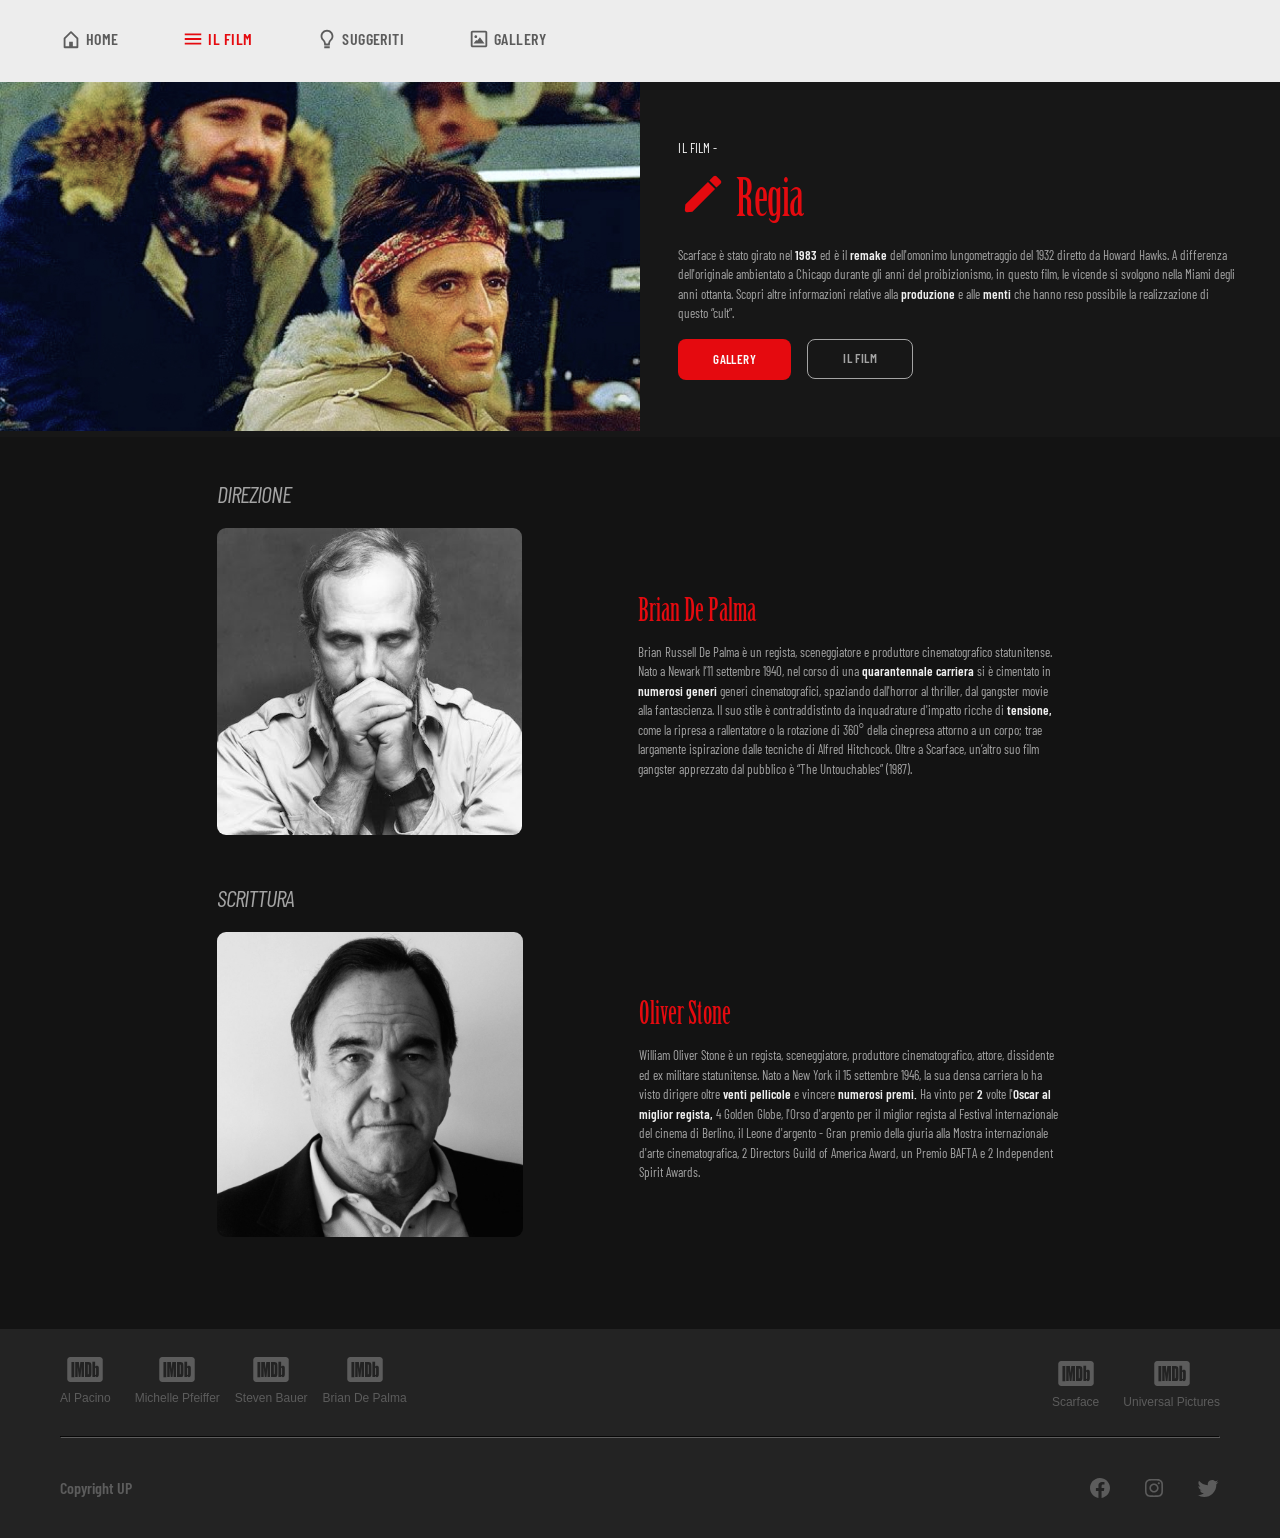
<file: sito-web/regia.html>
<!DOCTYPE html>
<html lang="en">
<head>
    <meta charset="UTF-8">
    <title>Regia</title>
    <link href="style.css" rel="stylesheet">
    <link rel="preconnect" href="https://fonts.gstatic.com">
    <link href="https://fonts.googleapis.com/css2?family=Barlow+Condensed:ital,wght@0,300;0,400;0,600;1,500;1,600&display=swap" rel="stylesheet">
</head>

<body>

<nav>
    <ul class="button">
        <li><a href="Index.html"><img src="img/icons/off/home.svg" alt="Small home off">Home</a></li>
        <li><a href="il-film.html"><img src="img/icons/on/hamburger.svg" alt="Small hamburger on"><span class="hover">Il Film</span></a>
            <ul>
                <li><a href="cast.html"><img src="img/icons/off/cast.svg" alt="Small cast off">Cast</a></li>
                <li><a href="regia.html"><img src="img/icons/on/regia.svg" alt="Small direction on"><span class="hover">Regia</span></a></li>
                <li><a href="critica.html"><img src="img/icons/off/critica.svg" alt="Small criticism off">Critica</a></li>
            </ul>
        </li>
        <li><a href="suggeriti.html"><img src="img/icons/off/idea.svg" alt="Small idea off">Suggeriti</a></li>
        <li><a href="gallery.html"><img src="img/icons/off/gallery.svg" alt="Small gallery off">Gallery</a></li>
    </ul>
</nav>

<div id="content">
    <!--Top section-->
    <div id="top">
        <ul class="flex">
            <li class="fifty"><img class="top-img-resp" src="img/direction_cut.jpg" alt="Tony e Pacino"></li>
            <li class="fifty flex" id="sopra">
                <ul class="text-margins">
                    <li>
                        <ul>
                            <li class="pre-title">il film -</li>
                            <li class="flex"><img class="h1-icon" src="img/icons/on/regia_h1.svg" alt="h1 Direction on"><h1>Regia</h1></li>
                            <li class="text">Scarface è stato girato nel <span class="strong">1983</span> ed è il <span class="strong">remake</span> dell'omonimo lungometraggio del 1932 diretto da Howard Hawks.
                                A differenza dell'originale ambientato a Chicago durante gli anni del proibizionismo, in questo film, le vicende si svolgono nella Miami degli anni ottanta.
                                Scopri altre informazioni relative alla <span class="strong">produzione</span> e alle <span class="strong">menti</span> che hanno reso possibile la  realizzazione di questo “cult”.</li>
                        </ul>
                        <ul class="flex">
                            <li><a href="gallery.html"><span class="cta-primary">GALLERY</span></a></li>
                            <li><a href="il-film.html"><span class="cta-secondary">IL FILM</span></a></li>
                        </ul>
                    </li>
                </ul>
            </li>
        </ul>
    </div>

    <!--Direction-->
    <div id="direction">
        <div id="director">
            <ul>
                <li class="subtitle">DIREZIONE</li>
                <li>
                    <ul class="flex">
                        <li><img class="small-img-resp" src="img/direction_de_palma_horror.jpg" alt="Brian De Palma"></li>
                        <li class="card-text-margins-1 seventy">
                            <ul>
                                <li><h2>Brian De Palma</h2></li>
                                <li class="text">Brian Russell De Palma è un regista, sceneggiatore e produttore cinematografico statunitense.
                                    Nato a Newark l’11 settembre 1940, nel corso di una <span class="strong">quarantennale carriera</span> si è cimentato in <span class="strong">numerosi generi</span> generi cinematografici,
                                    spaziando dall'horror al thriller, dal gangster movie alla fantascienza.
                                    Il suo stile è contraddistinto da inquadrature d'impatto ricche di <span class="strong">tensione,</span> come la ripresa a rallentatore o la rotazione di 360° della cinepresa attorno a un corpo;
                                    trae largamente ispirazione dalle tecniche di Alfred Hitchcock.
                                    Oltre a Scarface, un’altro suo film gangster apprezzato dal pubblico è “The Untouchables” (1987).</li>
                            </ul>
                        </li>
                    </ul>
                </li>
            </ul>
        </div>
        <!--Writing-->
        <div id="writer">
            <ul>
                <li class="subtitle">SCRITTURA</li>
                <li>
                    <ul class="flex">
                        <li><img class="small-img-resp" src="img/direction_stone.jpg" alt="Oliver Stone"></li>
                        <li class="card-text-margins-1 seventy">
                            <ul>
                                <li><h2>Oliver Stone</h2></li>
                                <li class="text">William Oliver Stone è un regista, sceneggiatore, produttore cinematografico, attore, dissidente ed ex militare statunitense.
                                    Nato a New York il 15 settembre 1946, la sua densa carriera lo ha visto dirigere oltre <span class="strong">venti pellicole</span> e vincere <span class="strong">numerosi premi.</span>
                                    Ha vinto per <span class="strong">2</span> volte l'<span class="strong">Oscar al miglior regista,</span> 4 Golden Globe, l'Orso d'argento per il miglior regista al Festival internazionale del cinema di Berlino,
                                    il Leone d'argento - Gran premio della giuria alla Mostra internazionale d'arte cinematografica, 2 Directors Guild of America Award, un Premio BAFTA e 2 Independent Spirit Awards.</li>
                            </ul>
                        </li>
                    </ul>
                </li>
            </ul>
        </div>
    </div>
</div>

<footer>
    <div id="top-left-footer">
        <ul>
            <li><a href="https://www.imdb.com/name/nm0000199/?ref_=tt_ov_st_sm" target="_blank"><img src="img/icons/off/imdb_footer.svg" alt="Mid imdb footer">Al Pacino</a></li>
            <li><a href="https://www.imdb.com/name/nm0000201/?ref_=tt_ov_st_sm" target="_blank"><img src="img/icons/off/imdb_footer.svg" alt="Mid imdb footer">Michelle Pfeiffer</a></li>
            <li><a href="https://www.imdb.com/name/nm0000874/?ref_=tt_ov_st_sm" target="_blank"><img src="img/icons/off/imdb_footer.svg" alt="Mid imdb footer">Steven Bauer</a></li>
            <li><a href="https://www.imdb.com/name/nm0000361/" target="_blank"><img src="img/icons/off/imdb_footer.svg" alt="Mid imdb footer">Brian De Palma</a></li>
        </ul>
    </div>
    <div id="top-right-footer">
        <ul>
            <li><a href="https://www.imdb.com/title/tt0086250/" target="_blank"><img src="img/icons/off/imdb_footer.svg" alt="Mid imdb footer">Scarface</a></li>
            <li><a href="https://www.imdb.com/search/title/?companies=co0005073" target="_blank"><img src="img/icons/off/imdb_footer.svg" alt="Mid imdb footer">Universal Pictures</a></li>
        </ul>
    </div>
    <hr>
    <ul>
        <li><span class="copyright">Copyright UP</span></li>
    </ul>
    <div id="bottom-right-footer">
        <ul>
            <li><a href="https://www.facebook.com/ScarfaceTheMovie" target="_blank"><img src="img/icons/off/facebook.svg" alt="Small facebook footer"></a></li>
            <li><a href="https://www.instagram.com/scarfacequotez/" target="_blank"><img src="img/icons/off/instagram.svg" alt="Small instagram footer"></a></li>
            <li><a href="https://twitter.com/UniversalPics" target="_blank"><img src="img/icons/off/twitter.svg" alt="Small twitter footer"></a></li>
        </ul>
    </div>
</footer>

</body>
</html>
</file>
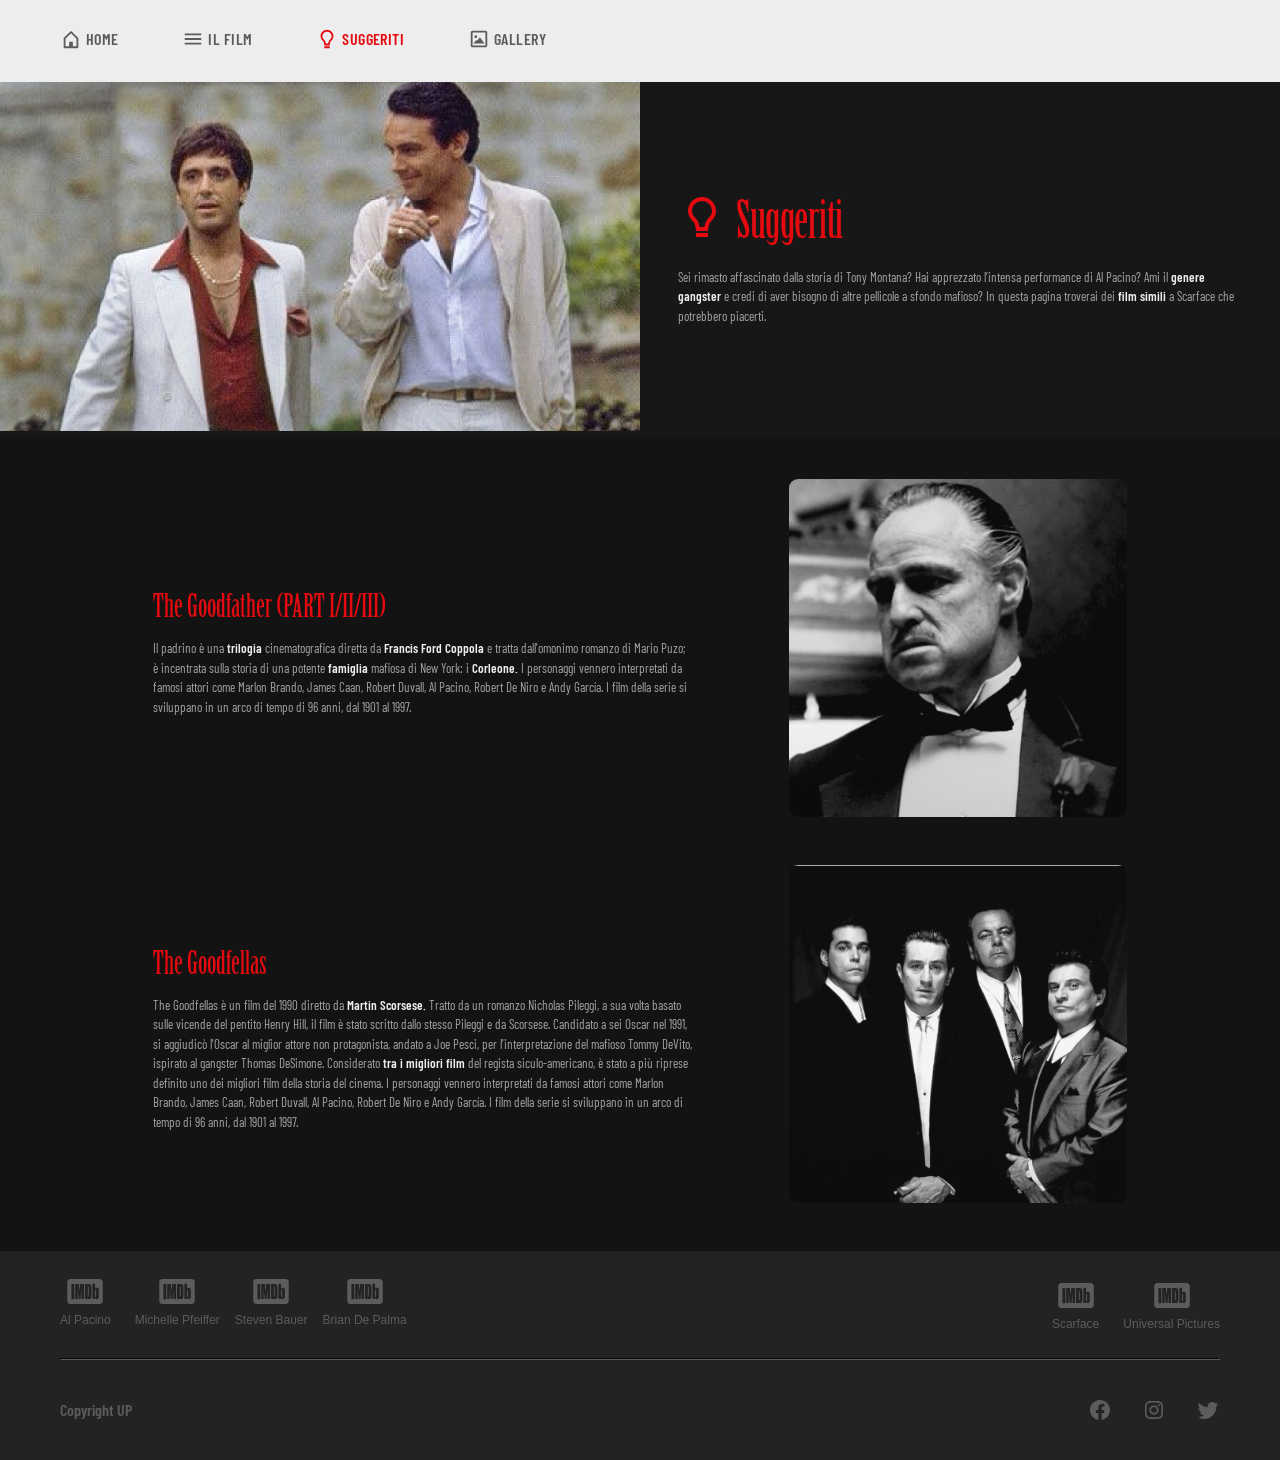
<file: sito-web/suggeriti.html>
<!DOCTYPE html>
<html lang="en">
<head>
    <meta charset="UTF-8">
    <title>Suggeriti</title>
    <link href="style.css" rel="stylesheet">
    <link rel="preconnect" href="https://fonts.gstatic.com">
    <link href="https://fonts.googleapis.com/css2?family=Barlow+Condensed:ital,wght@0,300;0,400;0,600;1,500;1,600&display=swap" rel="stylesheet">
</head>

<body>

<nav>
    <ul class="button">
        <li><a href="Index.html"><img src="img/icons/off/home.svg" alt="Small home off">Home</a></li>
        <li><a href="il-film.html"><img src="img/icons/off/hamburger.svg" alt="Small hamburger off">Il Film</a>
            <ul>
                <li><a href="cast.html"><img src="img/icons/off/cast.svg" alt="Small cast off">Cast</a></li>
                <li><a href="regia.html"><img src="img/icons/off/regia.svg" alt="Small direction off">Regia</a></li>
                <li><a href="critica.html"><img src="img/icons/off/critica.svg" alt="Small criticism off">Critica</a></li>
            </ul>
        </li>
        <li><a href="suggeriti.html"><img src="img/icons/on/idea.svg" alt="Small idea on"><span class="hover">Suggeriti</span></a></li>
        <li><a href="gallery.html"><img src="img/icons/off/gallery.svg" alt="Small gallery off">Gallery</a></li>
    </ul>
</nav>

<div id="content">
    <!--Top section-->
    <div id="top">
        <ul class="flex">
            <li class="fifty"><img class="top-img-resp" src="img/suggested_cut.jpg" alt="Tony e Sosa"></li>
            <li class="fifty flex" id="sopra">
                <ul class="text-margins">
                    <li class="flex"><img class="h1-icon" src="img/icons/on/idea_h1.svg" alt="h1 Idea on"><h1>Suggeriti</h1></li>
                    <li class="text">Sei rimasto affascinato dalla storia di Tony Montana? Hai apprezzato l’intensa performance di Al Pacino?
                        Ami il <span class="strong">genere gangster</span> e credi di aver bisogno di altre pellicole a sfondo mafioso?
                        In questa pagina troverai dei <span class="strong">film simili</span> a Scarface che potrebbero piacerti.</li>
                </ul>
            </li>
        </ul>
    </div>
    <!--All suggested-->
    <div id="suggested">
        <!--The Goodfather-->
        <div id="suggested1">
            <ul class="flex">
                <li class="card-text-margins-2 seventy">
                    <ul>
                        <li><h2>The Goodfather (PART I/II/III)</h2></li>
                        <li class="text">Il padrino è una <span class="strong">trilogia</span> cinematografica diretta da <span class="strong">Francis Ford Coppola</span> e tratta dall'omonimo romanzo di Mario Puzo;
                            è incentrata sulla storia di una potente <span class="strong">famiglia</span> mafiosa di New York: i <span class="strong">Corleone.</span>
                            I personaggi vennero interpretati da famosi attori come Marlon Brando, James Caan, Robert Duvall, Al Pacino, Robert De Niro e Andy García.
                            I film della serie si sviluppano in un arco di tempo di 96 anni, dal 1901 al 1997.</li>
                    </ul>
                </li>
                <li><img class="small-img-resp" src="img/suggested_the_goodfather.jpg" alt="Marlon Brando Boss"></li>
            </ul>
        </div>
        <!--The Goodfellas-->
        <div id="suggested2">
            <ul class="flex">
                <li class="card-text-margins-2 seventy">
                    <ul>
                        <li><h2>The Goodfellas</h2></li>
                        <li class="text">The Goodfellas è un film del 1990 diretto da <span class="strong">Martin Scorsese.</span>
                            Tratto da un romanzo Nicholas Pileggi, a sua volta basato sulle vicende del pentito Henry Hill, il film è stato scritto dallo stesso Pileggi e da Scorsese.
                            Candidato a sei Oscar nel 1991, si aggiudicò l'Oscar al miglior attore non protagonista, andato a Joe Pesci, per l'interpretazione del mafioso Tommy DeVito, ispirato al gangster Thomas DeSimone.
                            Considerato <span class="strong">tra i migliori film</span> del regista siculo-americano, è stato a più riprese definito uno dei migliori film della storia del cinema.
                            I personaggi vennero interpretati da famosi attori come Marlon Brando, James Caan, Robert Duvall, Al Pacino, Robert De Niro e Andy García.
                            I film della serie si sviluppano in un arco di tempo di 96 anni, dal 1901 al 1997.</li>
                    </ul>
                </li>
                <li><img class="small-img-resp" src="img/suggested_the_goodfellas.jpg" alt="The Goodfellas poster"></li>
            </ul>
        </div>
    </div>
    </div>

<footer>
    <div id="top-left-footer">
        <ul>
            <li><a href="https://www.imdb.com/name/nm0000199/?ref_=tt_ov_st_sm" target="_blank"><img src="img/icons/off/imdb_footer.svg" alt="Mid imdb footer">Al Pacino</a></li>
            <li><a href="https://www.imdb.com/name/nm0000201/?ref_=tt_ov_st_sm" target="_blank"><img src="img/icons/off/imdb_footer.svg" alt="Mid imdb footer">Michelle Pfeiffer</a></li>
            <li><a href="https://www.imdb.com/name/nm0000874/?ref_=tt_ov_st_sm" target="_blank"><img src="img/icons/off/imdb_footer.svg" alt="Mid imdb footer">Steven Bauer</a></li>
            <li><a href="https://www.imdb.com/name/nm0000361/" target="_blank"><img src="img/icons/off/imdb_footer.svg" alt="Mid imdb footer">Brian De Palma</a></li>
        </ul>
    </div>
    <div id="top-right-footer">
        <ul>
            <li><a href="https://www.imdb.com/title/tt0086250/" target="_blank"><img src="img/icons/off/imdb_footer.svg" alt="Mid imdb footer">Scarface</a></li>
            <li><a href="https://www.imdb.com/search/title/?companies=co0005073" target="_blank"><img src="img/icons/off/imdb_footer.svg" alt="Mid imdb footer">Universal Pictures</a></li>
        </ul>
    </div>
    <hr>
    <ul>
        <li><span class="copyright">Copyright UP</span></li>
    </ul>
    <div id="bottom-right-footer">
        <ul>
            <li><a href="https://www.facebook.com/ScarfaceTheMovie" target="_blank"><img src="img/icons/off/facebook.svg" alt="Small facebook footer"></a></li>
            <li><a href="https://www.instagram.com/scarfacequotez/" target="_blank"><img src="img/icons/off/instagram.svg" alt="Small instagram footer"></a></li>
            <li><a href="https://twitter.com/UniversalPics" target="_blank"><img src="img/icons/off/twitter.svg" alt="Small twitter footer"></a></li>
        </ul>
    </div>
</footer>

</body>
</html>
</file>
<file: sito-web/style.css>
/*TYPO*/
@font-face {
    font-family: "Birch Std"; src: url("BirchStd.otf");
}

@media screen and (max-width: 1439px) {
    body, span.strong, span.link, li.pre-title, span.cta-primary, span.cta-primary:hover, span.cta-secondary, span.cta-secondary:hover, li.text, #main-section.standard-box {font-size: 13px; line-height: 150%;}

    #top ul.text-margins {margin: auto 6% auto 6%;}

    #main-section ul:nth-child(2) li:nth-child(2) {width: 7.5625em; height: 3.125em; margin-left: 1.25em;}

    #main-section ul:nth-child(2) li:nth-child(2) img {height: 18px; width: auto;}

    #main-section span.cta-secondary-imdb {padding-top: 11.5px; padding-bottom: 6.38px;}
}

h1, h2, h3 {font-family: Birch Std, serif; font-style: normal; font-weight: normal;}

h1, h2, .hover {color: #E50A0F;}

h1 {font-size: 4em; line-height: 50px; margin-block-start: 7px; margin-block-end: 18px; letter-spacing: -0.01em;}

h2 {font-size: 2.5em; line-height: 48px; margin-block-start: 0; margin-block-end: 6px;}

#actors h2 {margin-top: 10px;}

h3 {font-size: 1.5em; line-height: 29px; color: #FAFAFA; margin-block-start: 0; margin-block-end: 0; margin-top: -9px;}

p,li {font-family: Barlow Condensed, sans-serif; font-size: 100%; line-height: 150%; color: #A4A4A4; list-style-type: none; margin: 0;}

ul {padding-block-start: 0; padding-inline-start: 0; padding: 0; margin: 0; margin-block-start: 0; margin-block-end: 0;}

.button, .pre-title, .subtitle, .copyright, .link {font-family: Barlow Condensed, sans-serif;}

.button, .pre-title, .strong, .link {font-size: 100%; line-height: 1.1875em;}

.button, .pre-title {text-transform: uppercase;}

.button, .strong, .copyright, .link {font-weight: 600;}

.button {letter-spacing: 0.03em;}

.pre-title {letter-spacing: 0.01em; margin-bottom: 0.9375em; color: #FAFAFA;}

.link {font-style: italic; text-decoration: underline;}

.subtitle {font-style: italic; font-size: 24px; line-height: 29px; letter-spacing: -0.04em; margin-bottom: 20px;}

.strong, .link {color: #EDEDED;}

.small {font-size: 1em; line-height: 0.875em;}

.text {display: inline;}

.copyright {font-size: 16px; line-height: 150%; color: #5C5C5C;}


/*EFFECTS*/
a {text-decoration: none; color: #FAFAFA;}

nav a {color: #5C5C5C;}

footer a {color: #5C5C5C;}

nav a:hover {color: #5C5C5C; font-size: 17px; transition-duration: 0.4s;}

footer a:hover {color: #A4A4A4; transition-duration: 0.4s;}

.fifty {width: 50%;}

.thirty {width: 29.9%;}

.sixty {width: 60%;}

.seventy {width: 70%;}

.one-hundred {width: 100%;}

.flex {display: flex;}

#main-section ul:nth-child(2) {display: flex;}


/*BUTTONS*/
.the-world-is-yours {margin-top: 1.875em; width: 13.75em; height: 3.125em;}

/*suggeriti*/
#main-section ul:nth-child(2) li {margin-top: 1.875em; width: 9.25em; height: 3.125em;}

/*imdb*/
#main-section ul:nth-child(2) li:nth-child(2) {width: 7.5625em; height: 3.125em; margin-left: 1.25em;}

.mostra {width: 8.375em; height: 3.125em; padding-top: 1.875em;}

.gallery {width: 8.625em; padding-top: 1.875em; padding-left: 1.25em;}

#top ul li:nth-child(2) ul li ul:nth-child(2) li:nth-child(1) {padding-top: 1.2em;}

/*il film*/
#top ul li:nth-child(2) ul li ul:nth-child(2) li:nth-child(2) {margin-top: 1.2em; margin-left: 1.25em;}

.keep-reading {width: fit-content; height: 3.125em; margin-top: 1.875em;}

.cta-primary, .cta-secondary, .cta-secondary-imdb {
    font-family: Barlow Condensed, sans-serif;
    font-weight: 600;
    font-size: 100%;
    letter-spacing: 0.03em;
    text-transform: uppercase;
    display: block;
    border-radius: 8px;
    text-align: center;
}

.cta-primary {background-color: #E50A0F; padding: 0.8125em 2.6875em;}

.cta-secondary {color: #A4A4A4; padding: 0.6875em 2.6875em; border-style: solid; border-width: 0.125em; border-color: #A4A4A4;}

.cta-secondary-imdb {color: #A4A4A4; padding: 0.75em 2.6875em 0.4375em 2.6875em; border-style: solid; border-width: 0.125em; border-color: #A4A4A4;}

/*hover*/
.cta-primary:hover, .cta-secondary:hover {
    font-family: Barlow Condensed, sans-serif;
    font-weight: 600;
    font-size: 100%;
    letter-spacing: 0.03em;
    text-transform: uppercase;
    display: block;
    border-radius: 8px;
    text-align: center;
    transition-duration: 0.6s;
}

.cta-primary:hover {background-color: #FAFAFA; padding: 0.8125em 2.6875em; color: #E50A0F;}

.cta-secondary:hover {background-color: #A4A4A4; padding: 0.6875em 2.6875em; margin-bottom: 0; color: #131313;}


/*NAV*/
nav {padding: 29px 0}

nav ul li {
    display: inline-flex;
    list-style-type: none;
    margin-left: 60px;
    color: #5C5C5C;
    font-family: Barlow Condensed, sans-serif;
    font-weight: 600;
    font-size: 16px;
    line-height: 19px;
    letter-spacing: 0.03em;
    text-transform: uppercase;
}

nav ul li:nth-child(1) {margin-right: 60px;}

nav ul li:nth-child(2) {margin-left: 0;}

nav ul li:nth-child(2) ul li {margin: 0;}

nav ul li a {display: inline-flex;}

nav ul li img {margin: -1px 4px 0 0;}

/*menu a tendina*/
nav ul li:nth-child(2) ul {display: none; position: absolute; height: 50px;}

nav ul li:hover ul {display: block; margin-top: 20px; margin-left: -75px; padding-top: 15px;}

nav ul li:nth-child(2) ul li {display: flex; flex-direction: column;}

nav ul li:nth-child(2) ul li a {background-color: #EDEDED; padding: 20px 70.5px; justify-content: center;}

nav ul li:nth-child(2) ul li a:hover {background-color: #FAFAFA; padding: 20px 70.5px; justify-content: center;}

nav ul li:nth-child(2) ul li a img {margin-right: 6px;}

nav ul li:nth-child(2) ul li:nth-child(1) a {border-top-left-radius: 8px; border-top-right-radius: 8px;}

nav ul li:nth-child(2) ul li:nth-child(3) a {border-bottom-left-radius: 8px; border-bottom-right-radius: 8px;}


/*FOOTER*/
footer div ul {margin-left: 60px; display: inline-flex;}

footer ul li img {margin: 0 auto 9px auto;}

footer ul li {
    width: fit-content;
    font-family: Barlow, sans-serif;
    font-size: 12px;
    line-height: 14px;
    text-align: center;
    color: #5C5C5C;
    margin-right: 15px;
}

#top-left-footer ul li:nth-child(1) {margin-right: 24px;}

#top-left-footer {padding-top: 28px; padding-bottom: 28px;}

#top-right-footer ul li {margin-right: 0; margin-left: 24px;}

footer hr+ul {padding: 38px 0; margin-left: 60px;}

/*footer icons*/
footer ul li img {display: block;}

#top-right-footer {position: absolute; right: 60px; margin: -75px 0 0 15px;}

#bottom-right-footer {
    position: absolute;
    right: 0;
    margin-top: -62px;
    margin-right: 60px;
}

#bottom-right-footer ul li {margin-right: 0; margin-left: 30px;}

/*riga di separazione*/
footer hr {
    margin: 0 60px 0 60px;
    border-color: #5C5C5C;
}

/*ICONS & IMAGES*/
/*h1 icon*/
#main-section ul li img {margin-top: -26px; margin-right: 10px;}

#main-section ul:nth-child(2) li:last-child img {margin: -2px;}

.h1-icon {width: 48px; height: 48px; margin: 0 10px 0 0;}

.h2-icon {width: 30px; height: 30px;margin: 4px 10px 0 0;}

/*main & top images*/
img.home {height: 100%; width: 250%; margin-left: -105%;}

#big-img ul li img {height: 100%; width: 100%;}

.top-img-resp {max-width: 100%;}

/*page images*/
.small-img-resp {max-width: 100%; border-radius: 9px; margin: 0;}


/*SECTIONS & MARGIN/TEXT*/
body {display: inline; margin: 0;}

nav {background-color: #EDEDED;}

nav, #main-section, #direction, #site-1, #photos, .bg-small-img, #row-1, #row-2, #suggested, footer {position: sticky;}

.bg-small-img, footer {background-color: #232323;}

body, #sopra-home, #main-section, #direction, #site-1, #photos, #row-1, #row-2, #suggested {background-color: #131313;}

#item1, #item3, #top, #sopra, #site-2 {background-color: #171717;}

#sopra-home {height: auto;}

#main-section {margin-top: -200px;}

#direction {padding: 3.34% 16.95% 6.74% 16.95%;}

#writer {padding-top: 5.05%;}

#item1 ul li:nth-child(2) ul li:nth-child(2) {margin: 0;}

#item1 ul li:nth-child(2) {height: fit-content; margin: auto 0 auto 11.96%;}

#item3 ul li:nth-child(2) ul li:nth-child(2) {margin: 0;}

#item3 ul li:nth-child(2) {height: fit-content; margin: auto 0 auto 11.96%;}

#item2 ul li:nth-child(1) ul:nth-child(2) li:nth-child(1) {margin-right: 0;}

#item2 ul li:nth-child(1) {
    height: fit-content;
    margin: auto 11.96% auto 0;
}

#suggested1 {
    height: fit-content;
    padding: 3.35% 11.95%;
}

#suggested2 {
    height: fit-content;
    padding: 3.35% 11.95%;
}

#suggested2 {padding-top: 0;}

.standard-box {height: fit-content; padding: 3.34% 11.95%;}

.standard-box-1 {height: fit-content; padding: 3.34% 4.17%;}

.center {justify-content: center;}

.text-margins {margin: auto 16.95% auto 16.95%;}

.card-text-margins-1 {margin: auto 0 auto 13.77%;}

.card-text-margins-2 {margin: auto 10% auto 0;}

.top-margins {margin: 20% 23.9% 20% 16.95%;}

#secondary-actors {margin-top: 3.64%;}

.card {width: 427px; height: fit-content;}

.card-1 {width: 427px; height: fit-content; margin: 0 1.83%;}

.margin-top-subtitle {margin-top: 49px;}

#fw-img img {width: 100%; margin-top: -11%;}

#row-2 {margin-top: -10%;}

.bg-small-img {margin-top: -86px; padding-left: 10px; padding-top: 10px;}
</file>
